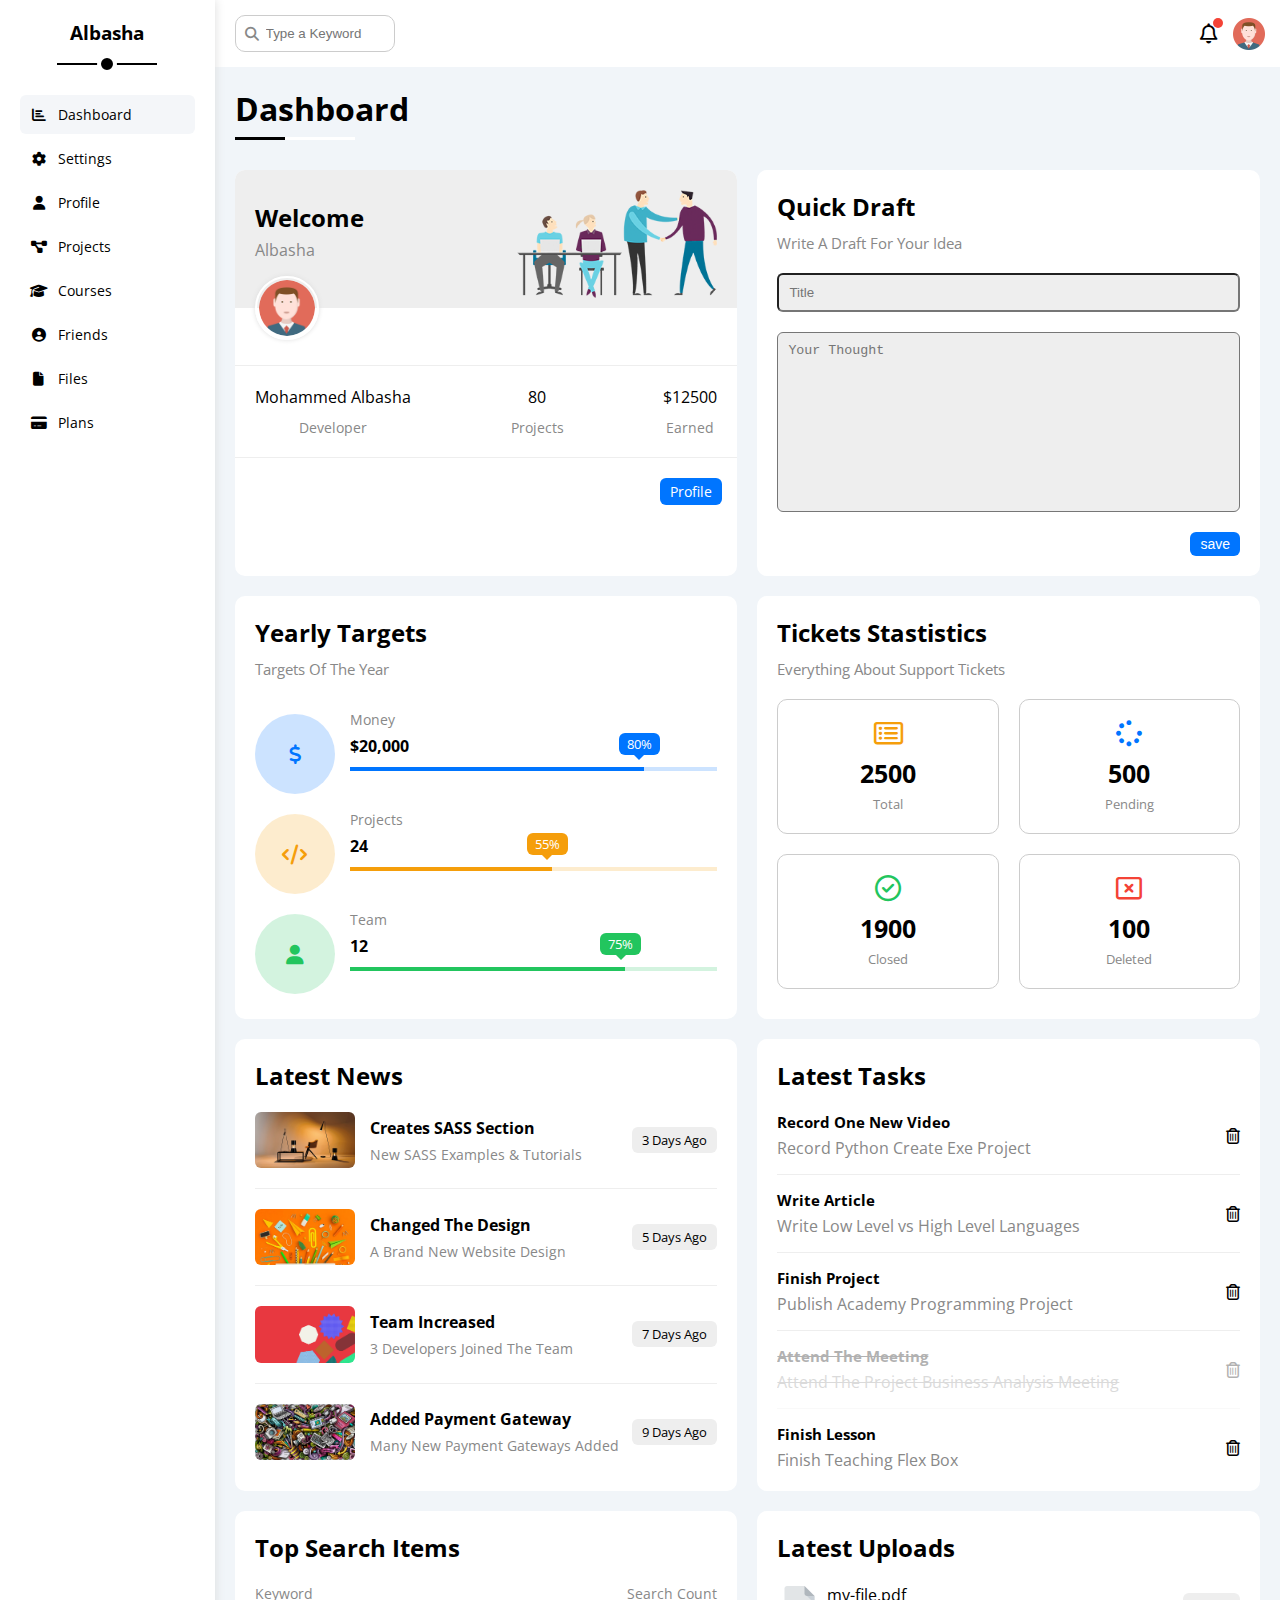
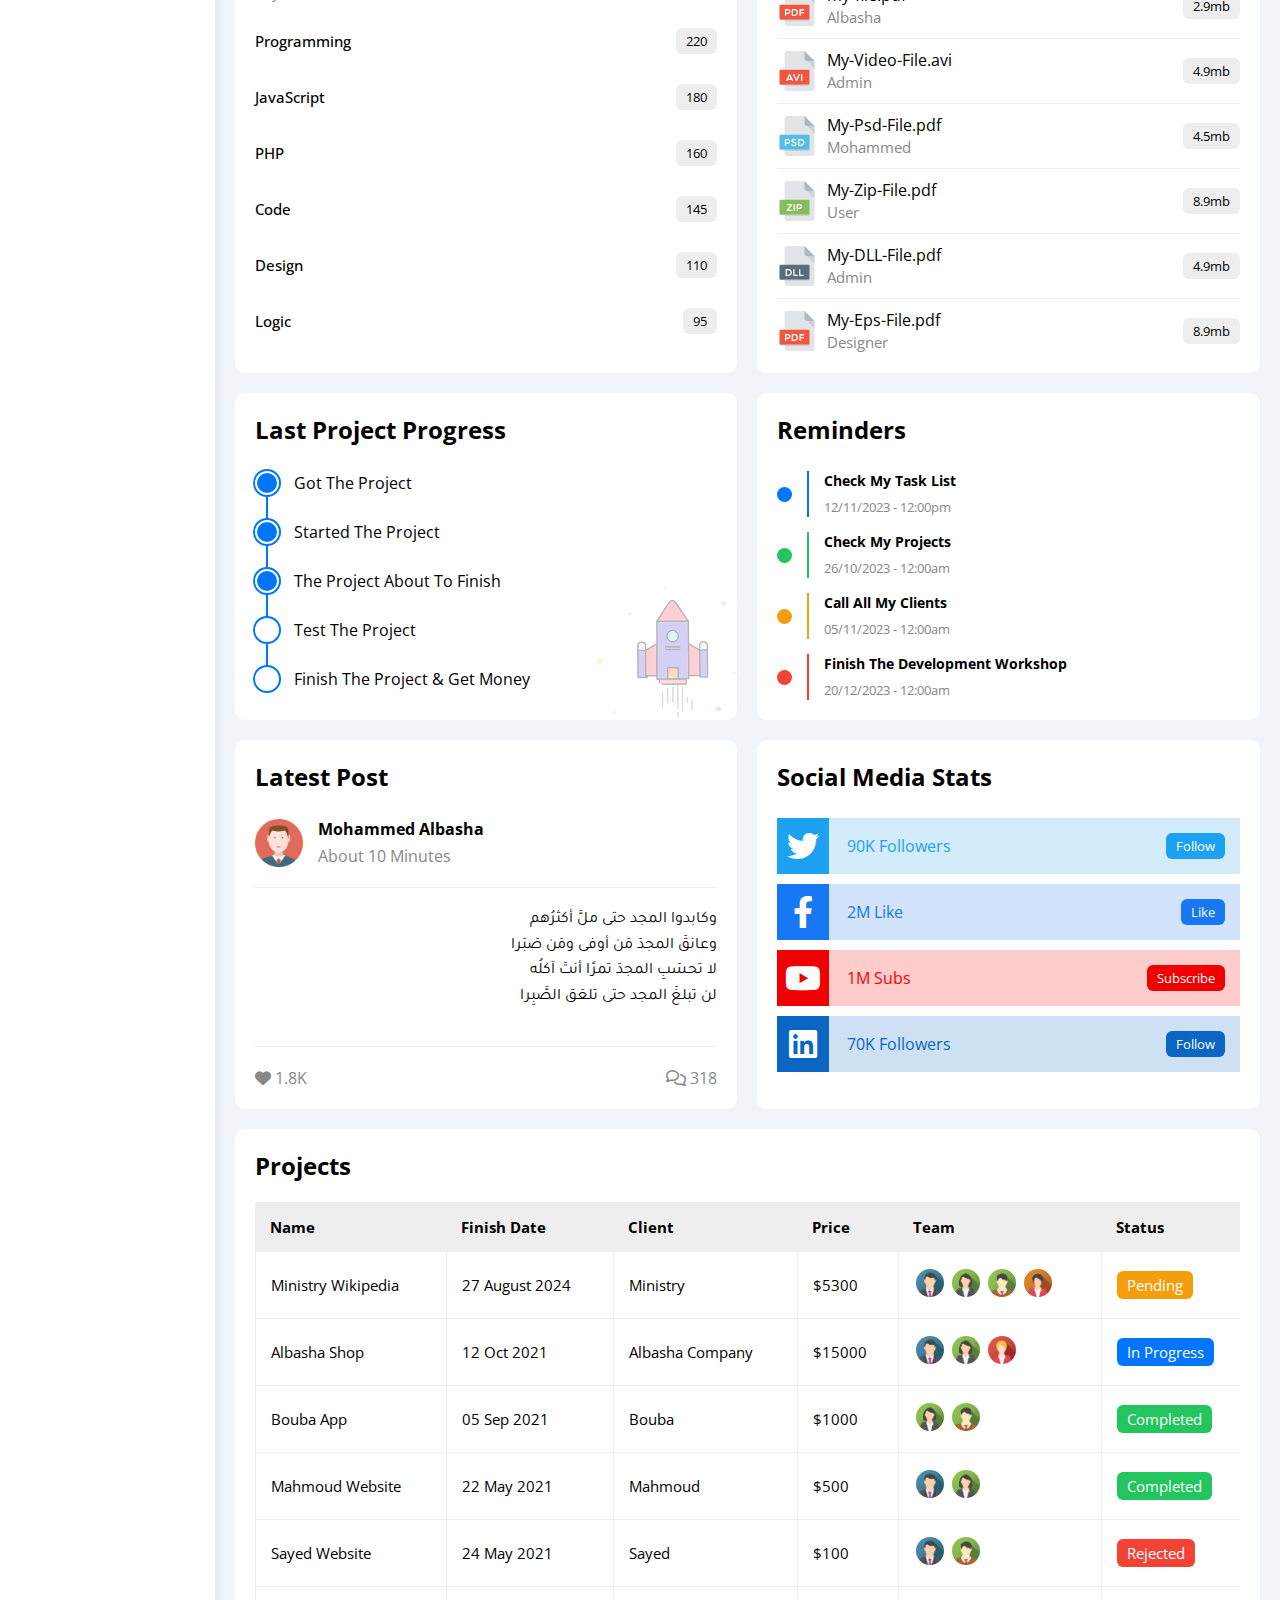
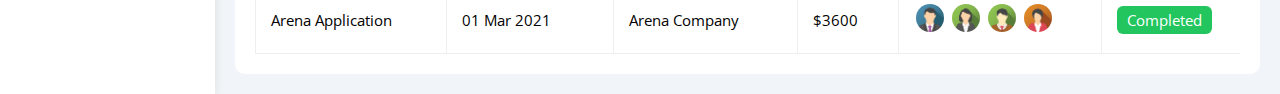
<file: index.html>
<!DOCTYPE html>
<html lang="en">

<head>
    <meta charset="UTF-8">
    <meta name="viewport" content="width=device-width, initial-scale=1.0">
    <title>Albasha Dashboard</title>
    <link rel="stylesheet" href="css/all.min.css">
    <link rel="stylesheet" href="css/framework.css">
    <link rel="stylesheet" href="css/master.css">
    <link rel="preconnect" href="https://fonts.googleapis.com">
    <link rel="preconnect" href="https://fonts.gstatic.com" crossorigin>
    <link href="https://fonts.googleapis.com/css2?family=Open+Sans:wght@300;400;500;600;700;800&display=swap"
        rel="stylesheet">
    <link rel="preconnect" href="https://fonts.googleapis.com">
    <link rel="preconnect" href="https://fonts.gstatic.com" crossorigin>
    <link href="https://fonts.googleapis.com/css2?family=Tajawal:wght@200;300;400;500&display=swap" rel="stylesheet">

</head>

<body>
    <div class="page d-flex">
        <aside class="sidebar bg-white p-20 p-relative">
            <h3 class="p-relative txt-c mt-0">Albasha</h3>
            <ul>
                <li>
                    <a class="active d-flex align-c fs-14 c-black rad-6 p-10" href="index.html">
                        <i class="fa-solid fa-chart-bar fa-fw"></i>
                        <span>Dashboard</span>
                    </a>
                </li>
                <li>
                    <a class=" d-flex align-c fs-14 c-black rad-6 p-10" href="settings.html">
                        <i class="fa-solid fa-gear fa-fw"></i>
                        <span>Settings</span>
                    </a>
                </li>
                <li>
                    <a class="d-flex align-c fs-14 c-black rad-6 p-10" href="profile.html">
                        <i class="fa-solid fa-user fa-fw"></i>
                        <span>Profile</span>
                    </a>
                </li>
                <li>
                    <a class="d-flex align-c fs-14 c-black rad-6 p-10" href="projects.html">
                        <i class="fa-solid fa-diagram-project fa-fw"></i>
                        <span>Projects</span>
                    </a>
                </li>
                <li>
                    <a class="d-flex align-c fs-14 c-black rad-6 p-10" href="courses.html">
                        <i class="fa-solid fa-graduation-cap fa-fw"></i>
                        <span>Courses</span>
                    </a>
                </li>
                <li>
                    <a class="d-flex align-c fs-14 c-black rad-6 p-10" href="friends.html">
                        <i class="fa-solid fa-circle-user fa-fw"></i>
                        <span>Friends</span>
                    </a>
                </li>
                <li>
                    <a class="d-flex align-c fs-14 c-black rad-6 p-10" href="files.html">
                        <i class="fa-solid fa-file fa-fw"></i>
                        <span>Files</span>
                    </a>
                </li>
                <li>
                    <a class="d-flex align-c fs-14 c-black rad-6 p-10" href="plans.html">
                        <i class="fa-solid fa-credit-card fa-fw"></i>
                        <span>Plans</span>
                    </a>
                </li>
            </ul>
        </aside>
        <section class="content w-full">
            <!-- Start Head -->
            <header class="head bg-white p-15 between-flex">
                <div class="search p-relative">
                    <input class="p-10 rad-10 b-ccc" type="search" placeholder="Type a Keyword">
                </div>
                <div class="icons d-flex align-c">
                    <span class="notification p-relative">
                        <li class="fa-regular fa-bell fa-lg albasha"></li>
                    </span>
                    <img src="image/avatar.png" alt="">
                </div>
            </header>
            <!-- End Head --> 
            <!-- Start Dashboard Wrapper -->
            <h1 class="p-relative">Dashboard</h1>
            <div class="wrapper d-grid gap-20">
                <!-- Start Welcome Widget -->
                <div class="welcome bg-white rad-10 txt-c-mobile block-mobile">
                    <div class="intro p-20 d-flex between-flex bg-eee">
                        <div class="">
                            <h2 class="m-0">Welcome</h2>
                            <p class="c-grey mt-5">Albasha</p>
                        </div>
                        <img src="image/welcome.png" alt="" class="hide-mobile">
                    </div>
                    <img src="image/avatar.png " alt="" class="avatar">
                    <div class="body txt-c d-flex p-20 mt-20 mb-20 block-mobile between-flex">
                        <div>Mohammed Albasha <span class="d-block c-grey fs-14 mt-10">Developer</span></div>
                        <div>80<span class="d-block c-grey fs-14 mt-10">Projects</span></div>
                        <div>$12500<span class="d-block c-grey fs-14 mt-10">Earned</span></div>
                    </div>
                    <a href="profile.html" class="visit d-block fs-14 bg-blue c-white w-fit btn-shape">Profile</a>
                </div>
                <!-- End Welcome Widget -->
                <!-- Start Quick Draft Widget -->
                <div class="quick-draft p-20 bg-white rad-10">
                    <h2 class="mt-0 mb-10">Quick Draft</h2>
                    <p class="mt-0 mb-20 c-grey fs-15">Write A Draft For Your Idea</p>
                    <form action="">
                        <input class="d-block mb-20 w-full p-10 bg-eee rad-6" type="text" placeholder="Title">
                        <textarea class="d-block mb-20 w-full p-10 bg-eee rad-6" placeholder="Your Thought"></textarea>
                        <input class="save d-block fs-14 bg-blue c-white b-none w-fit btn-shape" type="submit"
                            value="save">
                    </form>
                </div>
                <!-- End Quick Draft Widget -->
                <!-- Start Targets -->
                <div class="targets p-20 bg-white rad-10">
                    <h2 class="mt-0 mb-10">Yearly Targets</h2>
                    <p class="mt-0 mb-20 c-grey fs-15">Targets Of The Year</p>
                    <div class="target-row mb-20 blue d-flex align-c">
                        <div class="icon center-flex">
                            <i class="fa-solid fa-dollar-sign fa-lg c-blue"></i>
                        </div>
                        <div class="details">
                            <span class="fs-14 c-grey">Money</span>
                            <span class="d-block mt-5 mb-10 fw-bold">$20,000</span>
                            <div class="progress p-relative ">
                                <span class="bg-blue blue" style="width: 80%;">
                                    <span class="bg-blue c-white">80%</span>
                                </span>
                            </div>
                        </div>
                    </div>
                    <div class="target-row mb-20 orange d-flex align-c">
                        <div class="icon center-flex">
                            <i class="fa-solid fa-code fa-lg c-orange"></i>
                        </div>
                        <div class="details">
                            <span class="fs-14 c-grey">Projects</span>
                            <span class="d-block mt-5 mb-10 fw-bold">24</span>
                            <div class="progress p-relative ">
                                <span class="bg-orange orange" style="width: 55%;">
                                    <span class="bg-orange c-white">55%</span>
                                </span>
                            </div>
                        </div>
                    </div>
                    <div class="target-row mb-20 green d-flex align-c">
                        <div class="icon center-flex">
                            <i class="fa-solid fa-user fa-lg c-green"></i>
                        </div>
                        <div class="details">
                            <span class="fs-14 c-grey">Team</span>
                            <span class="d-block mt-5 mb-10 fw-bold">12</span>
                            <div class="progress p-relative ">
                                <span class="bg-green green" style="width: 75%;">
                                    <span class="bg-green c-white">75%</span>
                                </span>
                            </div>
                        </div>
                    </div>
                </div>
                <!-- End Targets -->
                <!-- Start Ticket Widget -->
                <div class="tickets p-20 bg-white rad-10">
                    <h2 class="mt-0 mb-10 ">Tickets Stastistics</h2>
                    <p class="mt-0 mb-20 c-grey fs-15">Everything About Support Tickets</p>
                    <div class="d-flex txt-c gap-20 f-wrap ">
                        <div class="box p-20 rad-10 fs-13 c-grey b-ccc">
                            <i class="fa-regular fa-rectangle-list fa-2x mb-10 c-orange"></i>
                            <span class="d-block c-black fw-bold fs-25 mb-5">2500</span>
                            Total
                        </div>
                        <div class="box p-20 rad-10 fs-13 c-grey b-ccc">
                            <i class="fa-solid fa-spinner fa-2x mb-10 c-blue"></i>
                            <span class="d-block c-black fw-bold fs-25 mb-5">500</span>
                            Pending
                        </div>
                        <div class="box p-20 rad-10 fs-13 c-grey b-ccc">
                            <i class="fa-regular fa-circle-check fa-2x mb-10 c-green"></i>
                            <span class="d-block c-black fw-bold fs-25 mb-5">1900</span>
                            Closed
                        </div>
                        <div class="box p-20 rad-10 fs-13 c-grey b-ccc">
                            <i class="fa-regular fa-rectangle-xmark fa-2x mb-10 c-red"></i>
                            <span class="d-block c-black fw-bold fs-25 mb-5">100</span>
                            Deleted
                        </div>
                    </div>
                </div>
                <!-- End Ticket Widget -->
                <!-- Start Latest News -->
                <div class="latest-news p-20 bg-white rad-10 txt-c-mobile">
                    <h2 class="mt-0 mb-20">Latest News</h2>
                    <div class="news-row d-flex align-c mb-20 block-mobile">
                        <img src="image/news-01.png" alt="">
                        <div class="info">
                            <h3>Creates SASS Section</h3>
                            <p class="m-0 fs-14 c-grey">New SASS Examples & Tutorials</p>
                        </div>
                        <div class="btn-shape bg-eee fs-13 label">3 Days Ago</div>
                    </div>
                    <div class="news-row d-flex align-c mb-20 block-mobile">
                        <img src="image/news-02.png" alt="">
                        <div class="info">
                            <h3>Changed The Design</h3>
                            <p class="m-0 fs-14 c-grey">A Brand New Website Design</p>
                        </div>
                        <div class="btn-shape bg-eee fs-13 label">5 Days Ago</div>
                    </div>
                    <div class="news-row d-flex align-c mb-20 block-mobile">
                        <img src="image/news-03.png" alt="">
                        <div class="info">
                            <h3>Team Increased</h3>
                            <p class="m-0 fs-14 c-grey">3 Developers Joined The Team</p>
                        </div>
                        <div class="btn-shape bg-eee fs-13 label">7 Days Ago</div>
                    </div>
                    <div class="news-row d-flex align-c block-mobile">
                        <img src="image/news-04.png" alt="">
                        <div class="info">
                            <h3>Added Payment Gateway</h3>
                            <p class="m-0 fs-14 c-grey">Many New Payment Gateways Added</p>
                        </div>
                        <div class="btn-shape bg-eee fs-13 label">9 Days Ago</div>
                    </div>

                </div>
                <!-- End Latest News -->
                <!-- Start Tasks  -->
                <div class="tasks p-20 bg-white rad-10">
                    <h2 class="mt-0 mb-20">Latest Tasks</h2>
                    <div class="task-row between-flex">
                        <div class="info">
                            <h3 class="mt-0 mb-5 fs-15">Record One New Video</h3>
                            <p class="m-0 c-grey">Record Python Create Exe Project</p>
                        </div>
                        <i class="fa-regular fa-trash-can delete"></i>
                    </div>
                    <div class="task-row between-flex">
                        <div class="info">
                            <h3 class="mt-0 mb-5 fs-15">Write Article</h3>
                            <p class="m-0 c-grey">Write Low Level vs High Level Languages</p>
                        </div>
                        <i class="fa-regular fa-trash-can delete"></i>
                    </div>
                    <div class="task-row between-flex">
                        <div class="info">
                            <h3 class="mt-0 mb-5 fs-15">Finish Project</h3>
                            <p class="m-0 c-grey">Publish Academy Programming Project</p>
                        </div>
                        <i class="fa-regular fa-trash-can delete"></i>
                    </div>
                    <div class="task-row between-flex done">
                        <div class="info">
                            <h3 class="mt-0 mb-5 fs-15">Attend The Meeting</h3>
                            <p class="m-0 c-grey">Attend The Project Business Analysis Meeting</p>
                        </div>
                        <i class="fa-regular fa-trash-can delete"></i>
                    </div>
                    <div class="task-row between-flex">
                        <div class="info">
                            <h3 class="mt-0 mb-5 fs-15">Finish Lesson</h3>
                            <p class="m-0 c-grey">Finish Teaching Flex Box</p>
                        </div>
                        <i class="fa-regular fa-trash-can delete"></i>
                    </div>
                </div>
                <!-- End Tasks  -->
                <!-- Start Top Search Word -->
                <div class="search-items p-20 bg-white rad-10">
                    <h2 class="mt-0 mb-20">Top Search Items</h2>
                    <div class="items-head between-flex c-grey fs-14 mb-10 ">
                        <div>Keyword</div>
                        <div>Search Count</div>
                    </div>
                    <div class="between-flex pt-15 pb-15">
                        <div class="fs-15 fw-500">Programming</div>
                        <div class="btn-shape bg-eee fs-13">220</div>
                    </div>
                    <div class="between-flex pt-15 pb-15">
                        <div class="fs-15 fw-500">JavaScript</div>
                        <div class="btn-shape bg-eee fs-13">180</div>
                    </div>
                    <div class="between-flex pt-15 pb-15">
                        <div class="fs-15 fw-500">PHP</div>
                        <div class="btn-shape bg-eee fs-13">160</div>
                    </div>
                    <div class="between-flex pt-15 pb-15">
                        <div class="fs-15 fw-500">Code</div>
                        <div class="btn-shape bg-eee fs-13">145</div>
                    </div>
                    <div class="between-flex pt-15 pb-15">
                        <div class="fs-15 fw-500">Design</div>
                        <div class="btn-shape bg-eee fs-13">110</div>
                    </div>
                    <div class="between-flex pt-15 pb-15">
                        <div class="fs-15 fw-500">Logic</div>
                        <div class="btn-shape bg-eee fs-13">95</div>
                    </div>
                </div>
                <!-- End Top Search Word -->
                <!-- Start Latest Upload -->
                <div class="latest-uploads p-20 bg-white rad-10">
                    <h2 class="mt-0 mb-20">Latest Uploads</h2>
                    <ul class="m-0 ">
                        <li class="between-flex pb-10 mb-10">
                            <div class="d-flex align-c">
                                <img class="mr-10" src="image/pdf.svg" alt="">
                                <div>
                                    <span class="d-block">my-file.pdf</span>
                                    <span class="fs-15 c-grey">Albasha</span>
                                </div>
                            </div>
                            <div class="bg-eee btn-shape fs-13">2.9mb</div>
                        </li>
                        <li class="between-flex pb-10 mb-10">
                            <div class="d-flex align-c">
                                <img class="mr-10" src="image/avi.svg" alt="" />
                                <div>
                                    <span class="d-block">My-Video-File.avi</span>
                                    <span class="fs-15 c-grey">Admin</span>
                                </div>
                            </div>
                            <div class="bg-eee btn-shape fs-13">4.9mb</div>
                        </li>
                        <li class="between-flex pb-10 mb-10">
                            <div class="d-flex align-c">
                                <img class="mr-10" src="image/psd.svg" alt="" />
                                <div>
                                    <span class="d-block">My-Psd-File.pdf</span>
                                    <span class="fs-15 c-grey">Mohammed</span>
                                </div>
                            </div>
                            <div class="bg-eee btn-shape fs-13">4.5mb</div>
                        </li>
                        <li class="between-flex pb-10 mb-10">
                            <div class="d-flex align-c">
                                <img class="mr-10" src="image/zip.svg" alt="" />
                                <div>
                                    <span class="d-block">My-Zip-File.pdf</span>
                                    <span class="fs-15 c-grey">User</span>
                                </div>
                            </div>
                            <div class="bg-eee btn-shape fs-13">8.9mb</div>
                        </li>
                        <li class="between-flex pb-10 mb-10">
                            <div class="d-flex align-c">
                                <img class="mr-10" src="image/dll.svg" alt="" />
                                <div>
                                    <span class="d-block">My-DLL-File.pdf</span>
                                    <span class="fs-15 c-grey">Admin</span>
                                </div>
                            </div>
                            <div class="bg-eee btn-shape fs-13">4.9mb</div>
                        </li>
                        <li class="between-flex">
                            <div class="d-flex align-c">
                                <img class="mr-10" src="image/pdf.svg" alt="" />
                                <div>
                                    <span class="d-block">My-Eps-File.pdf</span>
                                    <span class="fs-15 c-grey">Designer</span>
                                </div>
                            </div>
                            <div class="bg-eee btn-shape fs-13">8.9mb</div>
                        </li>

                    </ul>
                </div>
                <!-- End Latest Upload -->
                <!-- Start Current Project -->
                <div class="last-project p-20 bg-white rad-10 p-relative">
                    <h2 class="mt-0 mb-20">Last Project Progress</h2>
                    <ul class="m-0 p-relative">
                        <li class="mt-25 d-flex align-c done">Got The Project</li>
                        <li class="mt-25 d-flex align-c done">Started The Project</li>
                        <li class="mt-25 d-flex align-c done">The Project About To Finish</li>
                        <li class="mt-25 d-flex align-c current">Test The Project</li>
                        <li class="mt-25 d-flex align-c">Finish The Project & Get Money</li>
                    </ul>
                    <img class="launch-icon hide-mobile" src="image/project.png">
                </div>
                <!-- End Current Project -->
                <!-- Start Reminder Widget -->
                <div class="reminders p-20 bg-white rad-10 p-relative">
                    <h2 class="mt-0 mb-25">Reminders</h2>
                    <ul class="m-0">
                        <li class="d-flex align-c mt-15">
                            <span class="key bg-blue mr-15 d-block rad-h"></span>
                            <div class="pl-15 blue">
                                <p class="fs-14 fw-bold mt-0 mb-5">Check My Task List</p>
                                <span class="fs-13 c-grey">12/11/2023 - 12:00pm</span>
                            </div>
                        </li>
                        <li class="d-flex align-c mt-15">
                            <span class="key bg-green mr-15 d-block rad-h"></span>
                            <div class="pl-15 green">
                                <p class="fs-14 fw-bold mt-0 mb-5">Check My Projects</p>
                                <span class="fs-13 c-grey">26/10/2023 - 12:00am</span>
                            </div>
                        </li>
                        <li class="d-flex align-c mt-15">
                            <span class="key bg-orange mr-15 d-block rad-h"></span>
                            <div class="pl-15 orange">
                                <p class="fs-14 fw-bold mt-0 mb-5">Call All My Clients</p>
                                <span class="fs-13 c-grey">05/11/2023 - 12:00am</span>
                            </div>
                        </li>
                        <li class="d-flex align-c mt-15">
                            <span class="key bg-red mr-15 d-block rad-h"></span>
                            <div class="pl-15 red">
                                <p class="fs-14 fw-bold mt-0 mb-5">Finish The Development Workshop</p>
                                <span class="fs-13 c-grey">20/12/2023 - 12:00am</span>
                            </div>
                        </li>
                    </ul>
                </div>
                <!-- End Reminder Widget --> 
                <!-- Start Latest Post -->
                <div class="latest-post p-20 bg-white rad-10 p-relative">
                    <h2 class="mt-0 mb-25">Latest Post</h2>
                    <div class="top d-flex align-c">
                        <img class="avatar mr-15" src="image/avatar.png" alt="">
                        <div class="info">
                            <span class="d-block mb-5 fw-bold">Mohammed Albasha</span>
                            <span class="c-grey">About 10 Minutes</span>
                        </div>
                    </div>
                    <div class="post-content txt-c-mobile pt-20 pb-20 mt-20 mb-20">وكابدوا المجد حتى ملَّ أكثرُهم
                        <br>وعانقَ المجدَ مَن أوفى ومَن صَبَرا
                        <br>لا تحسَبِ المجدَ تمرًا أنتَ آكلُه
                        <br>لن تبلغَ المجد حتى تلعَق الصَّبِرا
                    </div> 
                    <div class="post-stats between-flex c-grey">
                        <div> 
                            <i class="fa-solid fa-heart heart"></i>
                            <span>1.8K</span>
                        </div> 
                        <div>
                            <i class="fa-regular fa-comments"></i>
                            <span>318</span>
                        </div> 
                    </div>
                </div> 
                <!-- End Latest Post -->
                <!-- Start Social Media Stats -->
                <div class="social-media p-20 bg-white rad-10 p-relative">
                    <h2 class="mt-0 mb-25">Social Media Stats</h2>
                    <div class="box twitter p-15 p-relative mb-10 between-flex">
                        <i class="fa-brands fa-twitter fa-2x c-white h-full center-flex"></i>
                        <span>90K Followers</span> 
                        <a class="fs-13 c-white btn-shape" href="">Follow</a>
                    </div> 
                    <div class="box facebook p-15 p-relative mb-10 between-flex">
                        <i class="fa-brands fa-facebook-f fa-2x c-white h-full center-flex"></i>
                        <span>2M Like</span>
                        <a class="fs-13 c-white btn-shape" href="#">Like</a>
                    </div>
                        <div class="box youtube p-15 p-relative mb-10 between-flex">
                        <i class="fa-brands fa-youtube fa-2x c-white h-full center-flex"></i>
                        <span>1M Subs</span>
                        <a class="fs-13 c-white btn-shape" href="#">Subscribe</a>
                    </div>
                    <div class="box linkedin p-15 p-relative mb-10 between-flex">
                        <i class="fa-brands fa-linkedin fa-2x c-white h-full center-flex"></i>
                        <span>70K Followers</span>
                        <a class="fs-13 c-white btn-shape" href="#">Follow</a>
                    </div>
                </div>
                <!-- End Social Media Stats -->
            </div> 
            <!-- End Dashboard Wrapper --> 
            <!-- Start Projects Table -->
            <div class="projects p-20 bg-white rad-10 m-20">
                <h2 class="mt-0 mb-20">Projects</h2>
                <div class="responsive-table">
                    <table class="fs-15 w-full">
                        <thead>
                            <tr>
                                <td>Name</td>
                                <td>Finish Date</td>
                                <td>Client</td>
                                <td>Price</td>
                                <td>Team</td>
                                <td>Status</td>
                            </tr>
                        </thead> 
                        <tbody>
                            <tr>
                                <td>Ministry Wikipedia</td>
                                <td>27 August 2024</td>
                                <td>Ministry</td>
                                <td>$5300</td>
                                <td>
                                    <img src="image/team-01.png" alt="">
                                    <img src="image/team-02.png" alt="">
                                    <img src="image/team-03.png" alt="">
                                    <img src="image/team-04.png" alt="">
                                </td>
                                <td>
                                    <span class="label btn-shape bg-orange c-white">Pending</span>
                                </td>
                            </tr> 
                            <tr>
                                <td>Albasha Shop</td>
                                <td>12 Oct 2021</td>
                                <td>Albasha Company</td>
                                <td>$15000</td>
                                <td>
                                  <img src="image/team-01.png" alt="" />
                                  <img src="image/team-02.png" alt="" />
                                  <img src="image/team-05.png" alt="" />
                                </td>
                                <td><span class="label btn-shape bg-blue c-white">In Progress</span></td>
                              </tr>
                              <tr>
                                <td>Bouba App</td>
                                <td>05 Sep 2021</td>
                                <td>Bouba</td>
                                <td>$1000</td>
                                <td>
                                  <img src="image/team-02.png" alt="" />
                                  <img src="image/team-03.png" alt="" />
                                </td>
                                <td><span class="label btn-shape bg-green c-white">Completed</span></td>
                              </tr>
                              <tr>
                                <td>Mahmoud Website</td>
                                <td>22 May 2021</td>
                                <td>Mahmoud</td>
                                <td>$500</td>
                                <td>
                                  <img src="image/team-01.png" alt="" />
                                  <img src="image/team-02.png" alt="" />
                                </td>
                                <td><span class="label btn-shape bg-green c-white">Completed</span></td>
                              </tr>
                              <tr>
                                <td>Sayed Website</td>
                                <td>24 May 2021</td>
                                <td>Sayed</td>
                                <td>$100</td>
                                <td>
                                  <img src="image/team-01.png" alt="" />
                                  <img src="image/team-03.png" alt="" />
                                </td>
                                <td><span class="label btn-shape bg-red c-white">Rejected</span></td>
                              </tr>
                              <tr>
                                <td>Arena Application</td>
                                <td>01 Mar 2021</td>
                                <td>Arena Company</td>
                                <td>$3600</td>
                                <td>
                                  <img src="image/team-01.png" alt="" />
                                  <img src="image/team-02.png" alt="" />
                                  <img src="image/team-03.png" alt="" />
                                  <img src="image/team-04.png" alt="" />
                                </td>
                                <td><span class="label btn-shape bg-green c-white">Completed</span></td>
                              </tr>
                        </tbody>
                    </table>
                </div>
            </div>
            <!-- End Projects Table -->

        </section>
    </div>

</body>

</html>
</file>
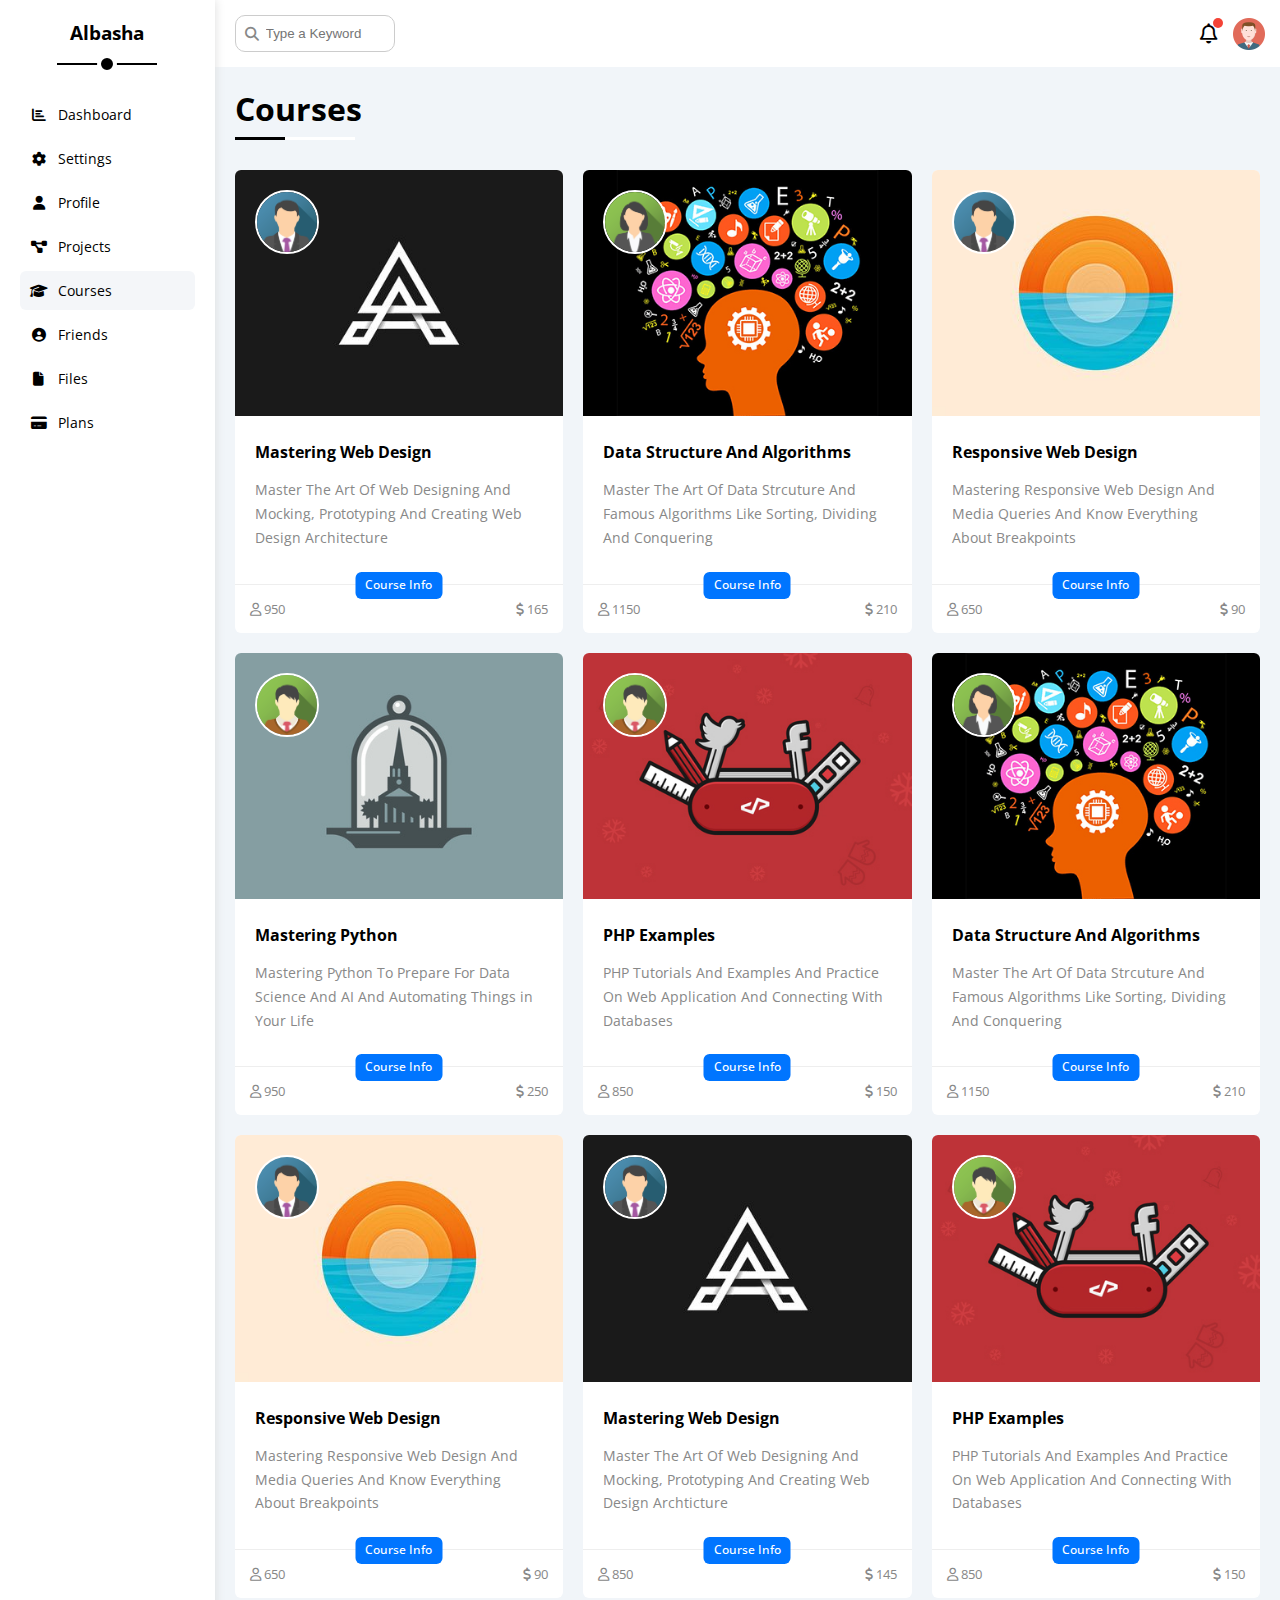
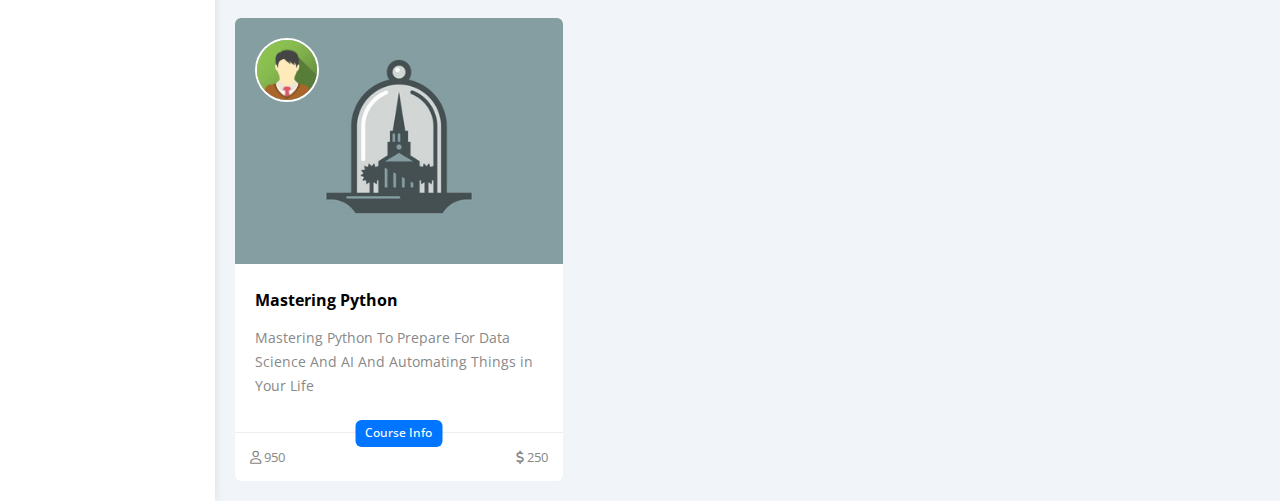
<file: courses.html>
<!DOCTYPE html>
<html lang="en">

<head>
  <meta charset="UTF-8">
  <meta name="viewport" content="width=device-width, initial-scale=1.0">
  <title>Courses</title>
  <link rel="stylesheet" href="css/all.min.css">
  <link rel="stylesheet" href="css/framework.css">
  <link rel="stylesheet" href="css/master.css">
  <link rel="preconnect" href="https://fonts.googleapis.com">
  <link rel="preconnect" href="https://fonts.gstatic.com" crossorigin>
  <link href="https://fonts.googleapis.com/css2?family=Open+Sans:wght@300;400;500;600;700;800&display=swap"
    rel="stylesheet">
  <link rel="preconnect" href="https://fonts.googleapis.com">
  <link rel="preconnect" href="https://fonts.gstatic.com" crossorigin>
  <link href="https://fonts.googleapis.com/css2?family=Tajawal:wght@200;300;400;500&display=swap" rel="stylesheet">

</head>

<body>
  <div class="page d-flex">
    <aside class="sidebar bg-white p-20 p-relative">
      <h3 class="p-relative txt-c mt-0">Albasha</h3>
      <ul>
        <li>
          <a class="d-flex align-c fs-14 c-black rad-6 p-10" href="index.html">
            <i class="fa-solid fa-chart-bar fa-fw"></i>
            <span>Dashboard</span>
          </a>
        </li>
        <li>
          <a class=" d-flex align-c fs-14 c-black rad-6 p-10" href="settings.html">
            <i class="fa-solid fa-gear fa-fw"></i>
            <span>Settings</span>
          </a>
        </li>
        <li>
          <a class="d-flex align-c fs-14 c-black rad-6 p-10" href="profile.html">
            <i class="fa-solid fa-user fa-fw"></i>
            <span>Profile</span>
          </a>
        </li>
        <li>
          <a class="d-flex align-c fs-14 c-black rad-6 p-10" href="projects.html">
            <i class="fa-solid fa-diagram-project fa-fw"></i>
            <span>Projects</span>
          </a>
        </li>
        <li>
          <a class="active d-flex align-c fs-14 c-black rad-6 p-10" href="courses.html">
            <i class="fa-solid fa-graduation-cap fa-fw"></i>
            <span>Courses</span>
          </a>
        </li>
        <li>
          <a class="d-flex align-c fs-14 c-black rad-6 p-10" href="friends.html">
            <i class="fa-solid fa-circle-user fa-fw"></i>
            <span>Friends</span>
          </a>
        </li>
        <li>
          <a class="d-flex align-c fs-14 c-black rad-6 p-10" href="files.html">
            <i class="fa-solid fa-file fa-fw"></i>
            <span>Files</span>
          </a>
        </li>
        <li>
          <a class="d-flex align-c fs-14 c-black rad-6 p-10" href="plans.html">
            <i class="fa-solid fa-credit-card fa-fw"></i>
            <span>Plans</span>
          </a>
        </li>
      </ul>
    </aside>
    <section class="content w-full">
      <!-- Start Head -->
      <header class="head bg-white p-15 between-flex">
        <div class="search p-relative">
          <input class="p-10 rad-10 b-ccc" type="search" placeholder="Type a Keyword">
        </div>
        <div class="icons d-flex align-c">
          <span class="notification p-relative">
            <li class="fa-regular fa-bell fa-lg albasha"></li>
          </span>
          <img src="image/avatar.png" alt="">
        </div>
      </header>
      <!-- End Head -->
      <h1 class="p-relative">Courses</h1>
      <section class="courses-page d-grid m-20 gap-20">
        <div class="course bg-white rad-6 p-relative">
          <img class="cover" src="image/course-01.jpg" alt="" />
          <img class="instructor" src="image/team-01.png" alt="" />
          <div class="p-20">
            <h4 class="m-0">Mastering Web Design</h4>
            <p class="description c-grey mt-15 fs-14">
              Master The Art Of Web Designing And Mocking, Prototyping And Creating Web Design Architecture
            </p>
          </div>
          <div class="info p-15 p-relative between-flex">
            <span class="title bg-blue c-white btn-shape">Course Info</span>
            <span class="c-grey">
              <i class="fa-regular fa-user"></i>
              950
            </span>
            <span class="c-grey">
              <i class="fa-solid fa-dollar-sign"></i>
              165
            </span>
          </div>
        </div>
        <div class="course bg-white rad-6 p-relative">
          <img class="cover" src="image/course-02.jpg" alt="" />
          <img class="instructor" src="image/team-02.png" alt="" />
          <div class="p-20">
            <h4 class="m-0">Data Structure And Algorithms</h4>
            <p class="description c-grey mt-15 fs-14">
              Master The Art Of Data Strcuture And Famous Algorithms Like Sorting, Dividing And Conquering
            </p>
          </div>
          <div class="info p-15 p-relative between-flex">
            <span class="title bg-blue c-white btn-shape">Course Info</span>
            <span class="c-grey"> <i class="fa-regular fa-user"></i> 1150</span>
            <span class="c-grey"><i class="fa-solid fa-dollar-sign"></i> 210</span>
          </div>
        </div>
        <div class="course bg-white rad-6 p-relative">
          <img class="cover" src="image/course-03.jpg" alt="" />
          <img class="instructor" src="image/team-01.png" alt="" />
          <div class="p-20">
            <h4 class="m-0">Responsive Web Design</h4>
            <p class="description c-grey mt-15 fs-14">
              Mastering Responsive Web Design And Media Queries And Know Everything About Breakpoints
            </p>
          </div>
          <div class="info p-15 p-relative between-flex">
            <span class="title bg-blue c-white btn-shape">Course Info</span>
            <span class="c-grey"> <i class="fa-regular fa-user"></i> 650</span>
            <span class="c-grey"><i class="fa-solid fa-dollar-sign"></i> 90</span>
          </div>
        </div>
        <div class="course bg-white rad-6 p-relative">
          <img class="cover" src="image/course-04.jpg" alt="" />
          <img class="instructor" src="image/team-03.png" alt="" />
          <div class="p-20">
            <h4 class="m-0">Mastering Python</h4>
            <p class="description c-grey mt-15 fs-14">
              Mastering Python To Prepare For Data Science And AI And Automating Things in Your Life
            </p>
          </div>
          <div class="info p-15 p-relative between-flex">
            <span class="title bg-blue c-white btn-shape">Course Info</span>
            <span class="c-grey"> <i class="fa-regular fa-user"></i> 950</span>
            <span class="c-grey"><i class="fa-solid fa-dollar-sign"></i> 250</span>
          </div>
        </div>
        <div class="course bg-white rad-6 p-relative">
          <img class="cover" src="image/course-05.jpg" alt="" />
          <img class="instructor" src="image/team-03.png" alt="" />
          <div class="p-20">
            <h4 class="m-0">PHP Examples</h4>
            <p class="description c-grey mt-15 fs-14">
              PHP Tutorials And Examples And Practice On Web Application And Connecting With Databases
            </p>
          </div>
          <div class="info p-15 p-relative between-flex">
            <span class="title bg-blue c-white btn-shape">Course Info</span>
            <span class="c-grey"> <i class="fa-regular fa-user"></i> 850</span>
            <span class="c-grey"><i class="fa-solid fa-dollar-sign"></i> 150</span>
          </div>
        </div>
        <div class="course bg-white rad-6 p-relative">
          <img class="cover" src="image/course-02.jpg" alt="" />
          <img class="instructor" src="image/team-02.png" alt="" />
          <div class="p-20">
            <h4 class="m-0">Data Structure And Algorithms</h4>
            <p class="description c-grey mt-15 fs-14">
              Master The Art Of Data Strcuture And Famous Algorithms Like Sorting, Dividing And Conquering
            </p>
          </div>
          <div class="info p-15 p-relative between-flex">
            <span class="title bg-blue c-white btn-shape">Course Info</span>
            <span class="c-grey"> <i class="fa-regular fa-user"></i> 1150</span>
            <span class="c-grey"><i class="fa-solid fa-dollar-sign"></i> 210</span>
          </div>
        </div>
        <div class="course bg-white rad-6 p-relative">
          <img class="cover" src="image/course-03.jpg" alt="" />
          <img class="instructor" src="image/team-01.png" alt="" />
          <div class="p-20">
            <h4 class="m-0">Responsive Web Design</h4>
            <p class="description c-grey mt-15 fs-14">
              Mastering Responsive Web Design And Media Queries And Know Everything About Breakpoints
            </p>
          </div>
          <div class="info p-15 p-relative between-flex">
            <span class="title bg-blue c-white btn-shape">Course Info</span>
            <span class="c-grey"> <i class="fa-regular fa-user"></i> 650</span>
            <span class="c-grey"><i class="fa-solid fa-dollar-sign"></i> 90</span>
          </div>
        </div>
        <div class="course bg-white rad-6 p-relative">
          <img class="cover" src="image/course-01.jpg" alt="" />
          <img class="instructor" src="image/team-01.png" alt="" />
          <div class="p-20">
            <h4 class="m-0">Mastering Web Design</h4>
            <p class="description c-grey mt-15 fs-14">
              Master The Art Of Web Designing And Mocking, Prototyping And Creating Web Design Archticture
            </p>
          </div>
          <div class="info p-15 p-relative between-flex">
            <span class="title bg-blue c-white btn-shape">Course Info</span>
            <span class="c-grey"> <i class="fa-regular fa-user"></i> 850</span>
            <span class="c-grey"><i class="fa-solid fa-dollar-sign"></i> 145</span>
          </div>
        </div>
        <div class="course bg-white rad-6 p-relative">
          <img class="cover" src="image/course-05.jpg" alt="" />
          <img class="instructor" src="image/team-03.png" alt="" />
          <div class="p-20">
            <h4 class="m-0">PHP Examples</h4>
            <p class="description c-grey mt-15 fs-14">
              PHP Tutorials And Examples And Practice On Web Application And Connecting With Databases
            </p>
          </div>
          <div class="info p-15 p-relative between-flex">
            <span class="title bg-blue c-white btn-shape">Course Info</span>
            <span class="c-grey"> <i class="fa-regular fa-user"></i> 850</span>
            <span class="c-grey"><i class="fa-solid fa-dollar-sign"></i> 150</span>
          </div>
        </div>
        <div class="course bg-white rad-6 p-relative">
          <img class="cover" src="image/course-04.jpg" alt="" />
          <img class="instructor" src="image/team-03.png" alt="" />
          <div class="p-20">
            <h4 class="m-0">Mastering Python</h4>
            <p class="description c-grey mt-15 fs-14">
              Mastering Python To Prepare For Data Science And AI And Automating Things in Your Life
            </p>
          </div>
          <div class="info p-15 p-relative between-flex">
            <span class="title bg-blue c-white btn-shape">Course Info</span>
            <span class="c-grey"> <i class="fa-regular fa-user"></i> 950</span>
            <span class="c-grey"><i class="fa-solid fa-dollar-sign"></i> 250</span>
          </div>
        </div>
      </section>

    </section>
  </div>

</body>

</html>
</file>
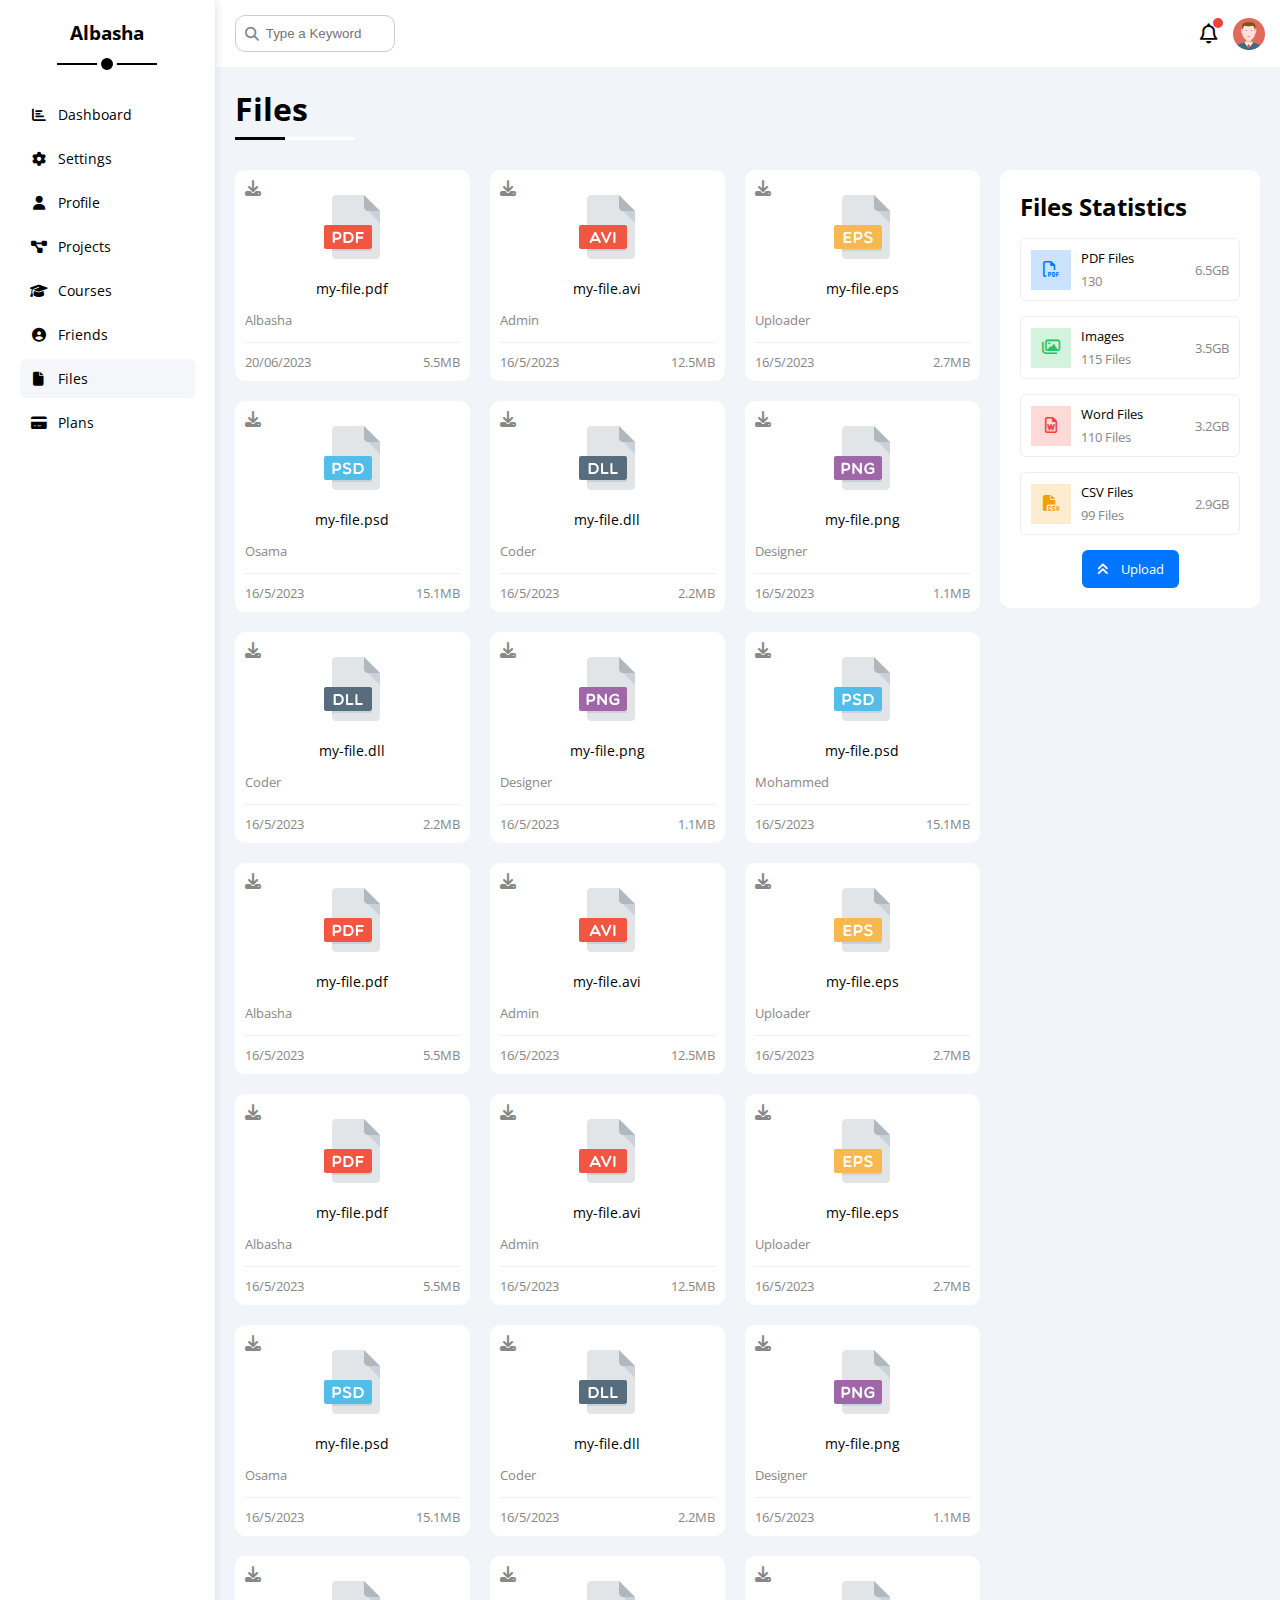
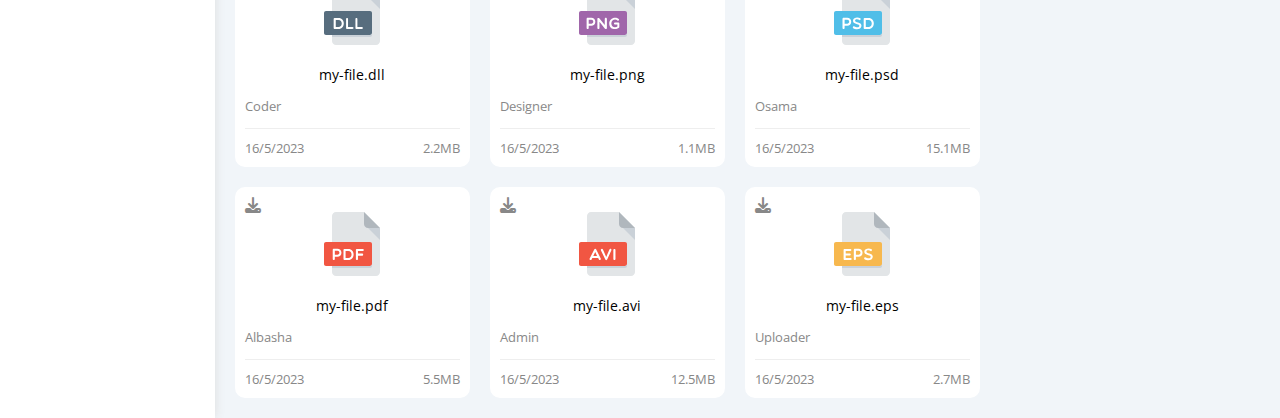
<file: files.html>
<!DOCTYPE html>
<html lang="en">

<head>
    <meta charset="UTF-8">
    <meta name="viewport" content="width=device-width, initial-scale=1.0">
    <title>Files</title>
    <link rel="stylesheet" href="css/all.min.css">
    <link rel="stylesheet" href="css/framework.css">
    <link rel="stylesheet" href="css/master.css">
    <link rel="preconnect" href="https://fonts.googleapis.com">
    <link rel="preconnect" href="https://fonts.gstatic.com" crossorigin>
    <link href="https://fonts.googleapis.com/css2?family=Open+Sans:wght@300;400;500;600;700;800&display=swap"
        rel="stylesheet">
    <link rel="preconnect" href="https://fonts.googleapis.com">
    <link rel="preconnect" href="https://fonts.gstatic.com" crossorigin>
    <link href="https://fonts.googleapis.com/css2?family=Tajawal:wght@200;300;400;500&display=swap" rel="stylesheet">

</head>

<body>
    <div class="page d-flex">
        <aside class="sidebar bg-white p-20 p-relative">
            <h3 class="p-relative txt-c mt-0">Albasha</h3>
            <ul>
                <li>
                    <a class="d-flex align-c fs-14 c-black rad-6 p-10" href="index.html">
                        <i class="fa-solid fa-chart-bar fa-fw"></i>
                        <span>Dashboard</span>
                    </a>
                </li>
                <li>
                    <a class=" d-flex align-c fs-14 c-black rad-6 p-10" href="settings.html">
                        <i class="fa-solid fa-gear fa-fw"></i>
                        <span>Settings</span>
                    </a>
                </li>
                <li>
                    <a class="d-flex align-c fs-14 c-black rad-6 p-10" href="profile.html">
                        <i class="fa-solid fa-user fa-fw"></i>
                        <span>Profile</span>
                    </a>
                </li>
                <li>
                    <a class="d-flex align-c fs-14 c-black rad-6 p-10" href="projects.html">
                        <i class="fa-solid fa-diagram-project fa-fw"></i>
                        <span>Projects</span>
                    </a>
                </li>
                <li>
                    <a class="d-flex align-c fs-14 c-black rad-6 p-10" href="courses.html">
                        <i class="fa-solid fa-graduation-cap fa-fw"></i>
                        <span>Courses</span>
                    </a>
                </li>
                <li>
                    <a class="d-flex align-c fs-14 c-black rad-6 p-10" href="friends.html">
                        <i class="fa-solid fa-circle-user fa-fw"></i>
                        <span>Friends</span>
                    </a>
                </li>
                <li>
                    <a class="active d-flex align-c fs-14 c-black rad-6 p-10" href="files.html">
                        <i class="fa-solid fa-file fa-fw"></i>
                        <span>Files</span>
                    </a>
                </li>
                <li>
                    <a class="d-flex align-c fs-14 c-black rad-6 p-10" href="plans.html">
                        <i class="fa-solid fa-credit-card fa-fw"></i>
                        <span>Plans</span>
                    </a>
                </li>
            </ul>
        </aside>
        <section class="content w-full">
            <!-- Start Head -->
            <header class="head bg-white p-15 between-flex">
                <div class="search p-relative">
                    <input class="p-10 rad-10 b-ccc" type="search" placeholder="Type a Keyword">
                </div>
                <div class="icons d-flex align-c">
                    <span class="notification p-relative">
                        <li class="fa-regular fa-bell fa-lg albasha"></li>
                    </span>
                    <img src="image/avatar.png" alt="">
                </div>
            </header>
            <!-- End Head -->
            <h1 class="p-relative">Files</h1>
            <section class="files-page d-flex m-20 gap-20">
                <div class="files-stats p-20 bg-white rad-10">
                    <h2 class="mt-0 mb-15 txt-c-mobile">Files Statistics</h2>
                    <div class="d-flex align-c b-eee p-10 rad-6 mb-15 fs-13">
                        <i class="fa-regular fa-file-pdf fa-lg blue center-flex c-blue icon"></i>
                        <div class="info">
                            <span>PDF Files</span>
                            <span class="c-grey d-block mt-5">130</span>
                        </div>
                        <div class="size c-grey">6.5GB</div>
                    </div>
                    <div class="d-flex align-c b-eee p-10 rad-6 mb-15 fs-13">
                        <i class="fa-regular fa-images fa-lg green center-flex c-green icon"></i>
                        <div class="info">
                            <span>Images</span>
                            <span class="c-grey d-block mt-5">115 Files</span>
                        </div>
                        <div class="size c-grey">3.5GB</div>
                    </div>
                    <div class="d-flex align-c b-eee p-10 rad-6 mb-15 fs-13">
                        <i class="fa-regular fa-file-word fa-lg red center-flex c-red icon"></i>
                        <div class="info">
                            <span>Word Files</span>
                            <span class="c-grey d-block mt-5">110 Files</span>
                        </div>
                        <div class="size c-grey">3.2GB</div>
                    </div>
                    <div class="d-flex align-c b-eee p-10 rad-6 fs-13">
                        <i class="fa-solid fa-file-csv fa-lg orange center-flex c-orange icon"></i>
                        <div class="info">
                            <span>CSV Files</span>
                            <span class="c-grey d-block mt-5">99 Files</span>
                        </div>
                        <div class="size c-grey">2.9GB</div>
                    </div>
                    <a class="upload bg-blue c-white fs-13 rad-6 d-block w-fit" href="#">
                        <i class="fa-solid fa-angles-up mr-10"></i>
                        Upload
                    </a>
                </div>
                <div class="files-content d-grid gap-20">
                    <div class="file bg-white p-10 rad-10">
                        <i class="fa-solid fa-download c-grey p-absolute"></i>
                        <div class="icon txt-c">
                            <img class="mt-15 mb-15" src="image/pdf.svg" alt="" />
                        </div>
                        <div class="txt-c mb-10 fs-14">my-file.pdf</div>
                        <p class="c-grey fs-13">Albasha</p>
                        <div class="info between-flex mt-10 pt-10 fs-13 c-grey">
                            <span>20/06/2023</span>
                            <span>5.5MB</span>
                        </div>
                    </div>
                    <div class="file bg-white p-10 rad-10">
                        <i class="fa-solid fa-download c-grey p-absolute"></i>
                        <div class="icon txt-c">
                            <img class="mt-15 mb-15" src="image/avi.svg" alt="" />
                        </div>
                        <div class="txt-c mb-10 fs-14">my-file.avi</div>
                        <p class="c-grey fs-13">Admin</p>
                        <div class="info between-flex mt-10 pt-10 fs-13 c-grey">
                            <span>16/5/2023</span>
                            <span>12.5MB</span>
                        </div>
                    </div>
                    <div class="file bg-white p-10 rad-10">
                        <i class="fa-solid fa-download c-grey p-absolute"></i>
                        <div class="icon txt-c">
                            <img class="mt-15 mb-15" src="image/eps.svg" alt="" />
                        </div>
                        <div class="txt-c mb-10 fs-14">my-file.eps</div>
                        <p class="c-grey fs-13">Uploader</p>
                        <div class="info between-flex mt-10 pt-10 fs-13 c-grey">
                            <span>16/5/2023</span>
                            <span>2.7MB</span>
                        </div>
                    </div>
                    <div class="file bg-white p-10 rad-10">
                        <i class="fa-solid fa-download c-grey p-absolute"></i>
                        <div class="icon txt-c">
                            <img class="mt-15 mb-15" src="image/psd.svg" alt="" />
                        </div>
                        <div class="txt-c mb-10 fs-14">my-file.psd</div>
                        <p class="c-grey fs-13">Osama</p>
                        <div class="info between-flex mt-10 pt-10 fs-13 c-grey">
                            <span>16/5/2023</span>
                            <span>15.1MB</span>
                        </div>
                    </div>
                    <div class="file bg-white p-10 rad-10">
                        <i class="fa-solid fa-download c-grey p-absolute"></i>
                        <div class="icon txt-c">
                            <img class="mt-15 mb-15" src="image/dll.svg" alt="" />
                        </div>
                        <div class="txt-c mb-10 fs-14">my-file.dll</div>
                        <p class="c-grey fs-13">Coder</p>
                        <div class="info between-flex mt-10 pt-10 fs-13 c-grey">
                            <span>16/5/2023</span>
                            <span>2.2MB</span>
                        </div>
                    </div>
                    <div class="file bg-white p-10 rad-10">
                        <i class="fa-solid fa-download c-grey p-absolute"></i>
                        <div class="icon txt-c">
                            <img class="mt-15 mb-15" src="image/png.svg" alt="" />
                        </div>
                        <div class="txt-c mb-10 fs-14">my-file.png</div>
                        <p class="c-grey fs-13">Designer</p>
                        <div class="info between-flex mt-10 pt-10 fs-13 c-grey">
                            <span>16/5/2023</span>
                            <span>1.1MB</span>
                        </div>
                    </div>
                    <div class="file bg-white p-10 rad-10">
                        <i class="fa-solid fa-download c-grey p-absolute"></i>
                        <div class="icon txt-c">
                            <img class="mt-15 mb-15" src="image/dll.svg" alt="" />
                        </div>
                        <div class="txt-c mb-10 fs-14">my-file.dll</div>
                        <p class="c-grey fs-13">Coder</p>
                        <div class="info between-flex mt-10 pt-10 fs-13 c-grey">
                            <span>16/5/2023</span>
                            <span>2.2MB</span>
                        </div>
                    </div>
                    <div class="file bg-white p-10 rad-10">
                        <i class="fa-solid fa-download c-grey p-absolute"></i>
                        <div class="icon txt-c">
                            <img class="mt-15 mb-15" src="image/png.svg" alt="" />
                        </div>
                        <div class="txt-c mb-10 fs-14">my-file.png</div>
                        <p class="c-grey fs-13">Designer</p>
                        <div class="info between-flex mt-10 pt-10 fs-13 c-grey">
                            <span>16/5/2023</span>
                            <span>1.1MB</span>
                        </div>
                    </div>
                    <div class="file bg-white p-10 rad-10">
                        <i class="fa-solid fa-download c-grey p-absolute"></i>
                        <div class="icon txt-c">
                            <img class="mt-15 mb-15" src="image/psd.svg" alt="" />
                        </div>
                        <div class="txt-c mb-10 fs-14">my-file.psd</div>
                        <p class="c-grey fs-13">Mohammed</p>
                        <div class="info between-flex mt-10 pt-10 fs-13 c-grey">
                            <span>16/5/2023</span>
                            <span>15.1MB</span>
                        </div>
                    </div>
                    <div class="file bg-white p-10 rad-10">
                        <i class="fa-solid fa-download c-grey p-absolute"></i>
                        <div class="icon txt-c">
                            <img class="mt-15 mb-15" src="image/pdf.svg" alt="" />
                        </div>
                        <div class="txt-c mb-10 fs-14">my-file.pdf</div>
                        <p class="c-grey fs-13">Albasha</p>
                        <div class="info between-flex mt-10 pt-10 fs-13 c-grey">
                            <span>16/5/2023</span>
                            <span>5.5MB</span>
                        </div>
                    </div>
                    <div class="file bg-white p-10 rad-10">
                        <i class="fa-solid fa-download c-grey p-absolute"></i>
                        <div class="icon txt-c">
                            <img class="mt-15 mb-15" src="image/avi.svg" alt="" />
                        </div>
                        <div class="txt-c mb-10 fs-14">my-file.avi</div>
                        <p class="c-grey fs-13">Admin</p>
                        <div class="info between-flex mt-10 pt-10 fs-13 c-grey">
                            <span>16/5/2023</span>
                            <span>12.5MB</span>
                        </div>
                    </div>
                    <div class="file bg-white p-10 rad-10">
                        <i class="fa-solid fa-download c-grey p-absolute"></i>
                        <div class="icon txt-c">
                            <img class="mt-15 mb-15" src="image/eps.svg" alt="" />
                        </div>
                        <div class="txt-c mb-10 fs-14">my-file.eps</div>
                        <p class="c-grey fs-13">Uploader</p>
                        <div class="info between-flex mt-10 pt-10 fs-13 c-grey">
                            <span>16/5/2023</span>
                            <span>2.7MB</span>
                        </div>
                    </div>
                    <div class="file bg-white p-10 rad-10">
                        <i class="fa-solid fa-download c-grey p-absolute"></i>
                        <div class="icon txt-c">
                            <img class="mt-15 mb-15" src="image/pdf.svg" alt="" />
                        </div>
                        <div class="txt-c mb-10 fs-14">my-file.pdf</div>
                        <p class="c-grey fs-13">Albasha</p>
                        <div class="info between-flex mt-10 pt-10 fs-13 c-grey">
                            <span>16/5/2023</span>
                            <span>5.5MB</span>
                        </div>
                    </div>
                    <div class="file bg-white p-10 rad-10">
                        <i class="fa-solid fa-download c-grey p-absolute"></i>
                        <div class="icon txt-c">
                            <img class="mt-15 mb-15" src="image/avi.svg" alt="" />
                        </div>
                        <div class="txt-c mb-10 fs-14">my-file.avi</div>
                        <p class="c-grey fs-13">Admin</p>
                        <div class="info between-flex mt-10 pt-10 fs-13 c-grey">
                            <span>16/5/2023</span>
                            <span>12.5MB</span>
                        </div>
                    </div>
                    <div class="file bg-white p-10 rad-10">
                        <i class="fa-solid fa-download c-grey p-absolute"></i>
                        <div class="icon txt-c">
                            <img class="mt-15 mb-15" src="image/eps.svg" alt="" />
                        </div>
                        <div class="txt-c mb-10 fs-14">my-file.eps</div>
                        <p class="c-grey fs-13">Uploader</p>
                        <div class="info between-flex mt-10 pt-10 fs-13 c-grey">
                            <span>16/5/2023</span>
                            <span>2.7MB</span>
                        </div>
                    </div>
                    <div class="file bg-white p-10 rad-10">
                        <i class="fa-solid fa-download c-grey p-absolute"></i>
                        <div class="icon txt-c">
                            <img class="mt-15 mb-15" src="image/psd.svg" alt="" />
                        </div>
                        <div class="txt-c mb-10 fs-14">my-file.psd</div>
                        <p class="c-grey fs-13">Osama</p>
                        <div class="info between-flex mt-10 pt-10 fs-13 c-grey">
                            <span>16/5/2023</span>
                            <span>15.1MB</span>
                        </div>
                    </div>
                    <div class="file bg-white p-10 rad-10">
                        <i class="fa-solid fa-download c-grey p-absolute"></i>
                        <div class="icon txt-c">
                            <img class="mt-15 mb-15" src="image/dll.svg" alt="" />
                        </div>
                        <div class="txt-c mb-10 fs-14">my-file.dll</div>
                        <p class="c-grey fs-13">Coder</p>
                        <div class="info between-flex mt-10 pt-10 fs-13 c-grey">
                            <span>16/5/2023</span>
                            <span>2.2MB</span>
                        </div>
                    </div>
                    <div class="file bg-white p-10 rad-10">
                        <i class="fa-solid fa-download c-grey p-absolute"></i>
                        <div class="icon txt-c">
                            <img class="mt-15 mb-15" src="image/png.svg" alt="" />
                        </div>
                        <div class="txt-c mb-10 fs-14">my-file.png</div>
                        <p class="c-grey fs-13">Designer</p>
                        <div class="info between-flex mt-10 pt-10 fs-13 c-grey">
                            <span>16/5/2023</span>
                            <span>1.1MB</span>
                        </div>
                    </div>
                    <div class="file bg-white p-10 rad-10">
                        <i class="fa-solid fa-download c-grey p-absolute"></i>
                        <div class="icon txt-c">
                            <img class="mt-15 mb-15" src="image/dll.svg" alt="" />
                        </div>
                        <div class="txt-c mb-10 fs-14">my-file.dll</div>
                        <p class="c-grey fs-13">Coder</p>
                        <div class="info between-flex mt-10 pt-10 fs-13 c-grey">
                            <span>16/5/2023</span>
                            <span>2.2MB</span>
                        </div>
                    </div>
                    <div class="file bg-white p-10 rad-10">
                        <i class="fa-solid fa-download c-grey p-absolute"></i>
                        <div class="icon txt-c">
                            <img class="mt-15 mb-15" src="image/png.svg" alt="" />
                        </div>
                        <div class="txt-c mb-10 fs-14">my-file.png</div>
                        <p class="c-grey fs-13">Designer</p>
                        <div class="info between-flex mt-10 pt-10 fs-13 c-grey">
                            <span>16/5/2023</span>
                            <span>1.1MB</span>
                        </div>
                    </div>
                    <div class="file bg-white p-10 rad-10">
                        <i class="fa-solid fa-download c-grey p-absolute"></i>
                        <div class="icon txt-c">
                            <img class="mt-15 mb-15" src="image/psd.svg" alt="" />
                        </div>
                        <div class="txt-c mb-10 fs-14">my-file.psd</div>
                        <p class="c-grey fs-13">Osama</p>
                        <div class="info between-flex mt-10 pt-10 fs-13 c-grey">
                            <span>16/5/2023</span>
                            <span>15.1MB</span>
                        </div>
                    </div>
                    <div class="file bg-white p-10 rad-10">
                        <i class="fa-solid fa-download c-grey p-absolute"></i>
                        <div class="icon txt-c">
                            <img class="mt-15 mb-15" src="image/pdf.svg" alt="" />
                        </div>
                        <div class="txt-c mb-10 fs-14">my-file.pdf</div>
                        <p class="c-grey fs-13">Albasha</p>
                        <div class="info between-flex mt-10 pt-10 fs-13 c-grey">
                            <span>16/5/2023</span>
                            <span>5.5MB</span>
                        </div>
                    </div>
                    <div class="file bg-white p-10 rad-10">
                        <i class="fa-solid fa-download c-grey p-absolute"></i>
                        <div class="icon txt-c">
                            <img class="mt-15 mb-15" src="image/avi.svg" alt="" />
                        </div>
                        <div class="txt-c mb-10 fs-14">my-file.avi</div>
                        <p class="c-grey fs-13">Admin</p>
                        <div class="info between-flex mt-10 pt-10 fs-13 c-grey">
                            <span>16/5/2023</span>
                            <span>12.5MB</span>
                        </div>
                    </div>
                    <div class="file bg-white p-10 rad-10">
                        <i class="fa-solid fa-download c-grey p-absolute"></i>
                        <div class="icon txt-c">
                            <img class="mt-15 mb-15" src="image/eps.svg" alt="" />
                        </div>
                        <div class="txt-c mb-10 fs-14">my-file.eps</div>
                        <p class="c-grey fs-13">Uploader</p>
                        <div class="info between-flex mt-10 pt-10 fs-13 c-grey">
                            <span>16/5/2023</span>
                            <span>2.7MB</span>
                        </div>
                    </div>
                </div>
            </section>

        </section>
    </div>

</body>

</html>
</file>
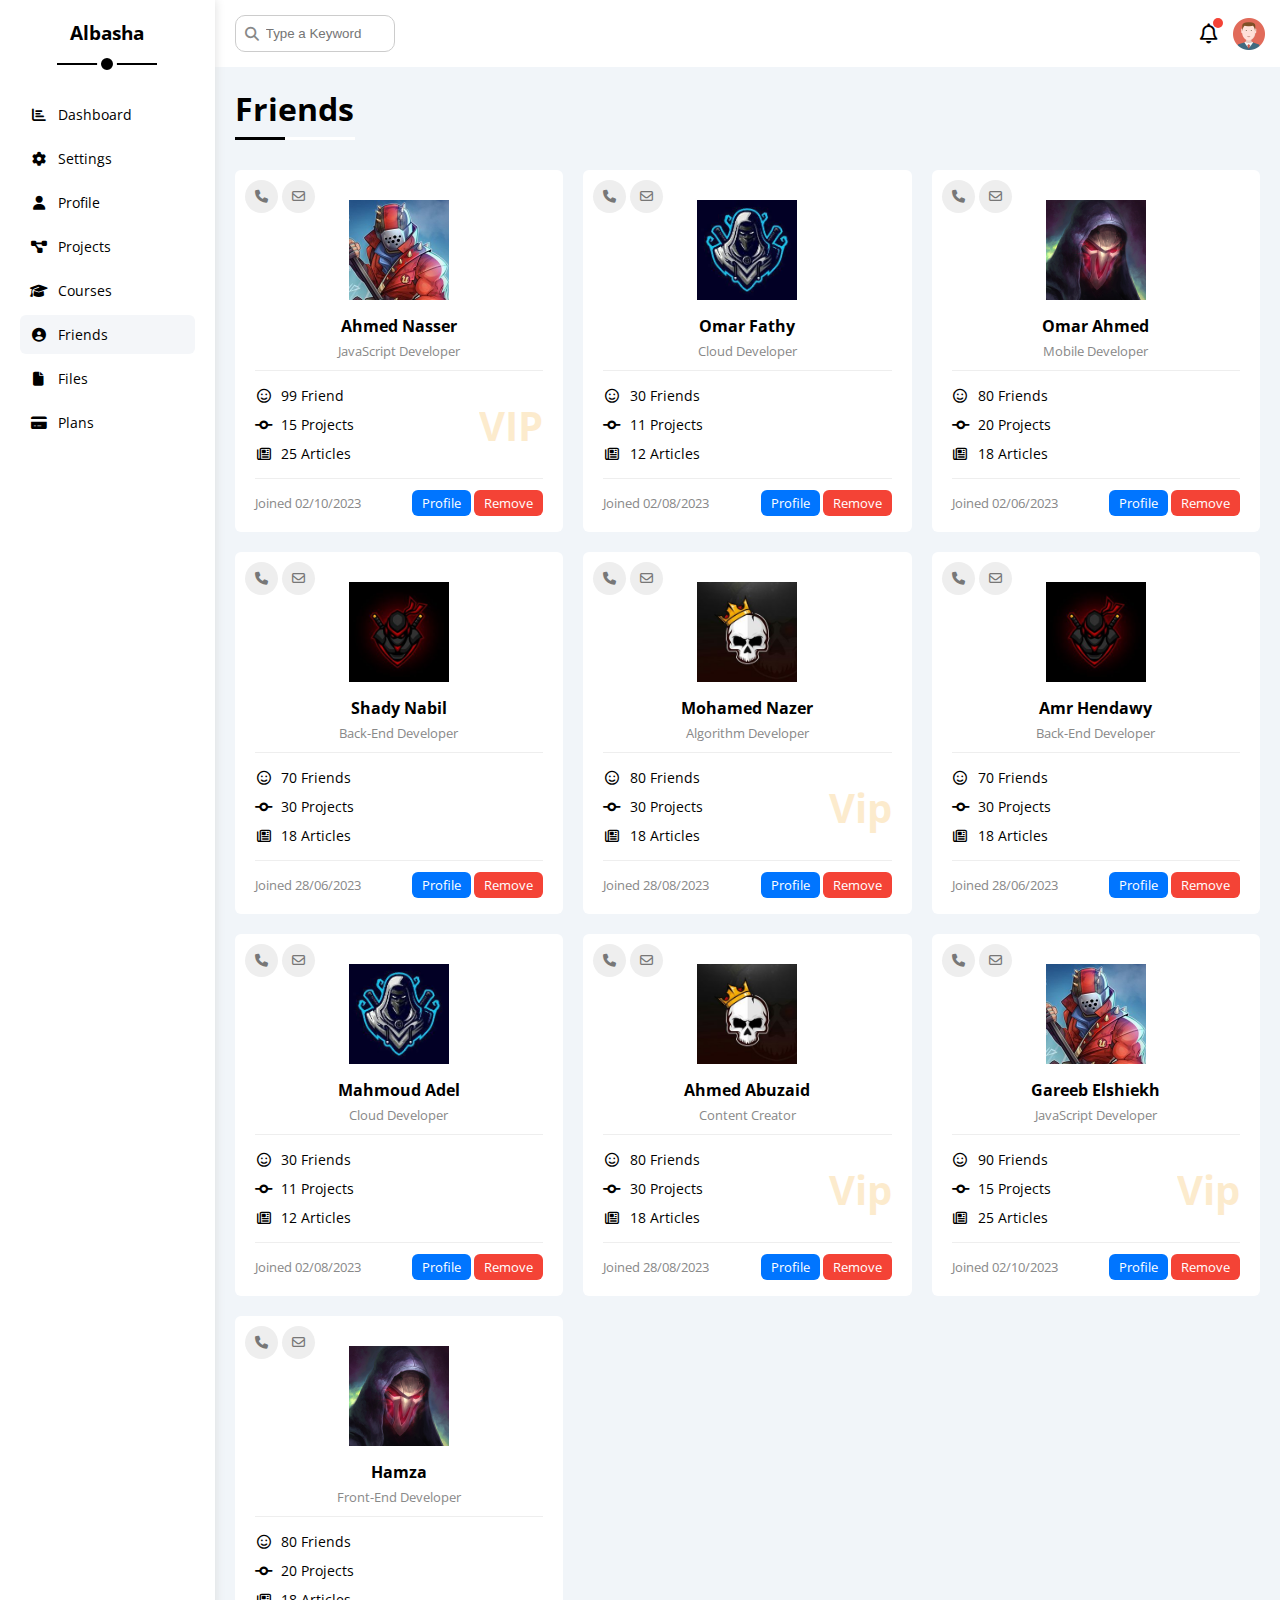
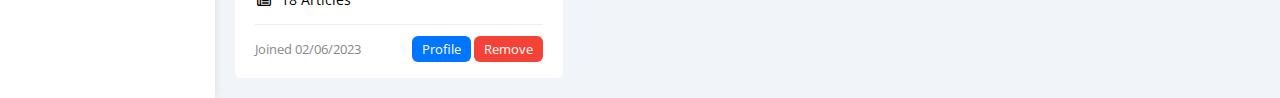
<file: friends.html>
<!DOCTYPE html>
<html lang="en">

<head>
  <meta charset="UTF-8">
  <meta name="viewport" content="width=device-width, initial-scale=1.0">
  <title>Friends</title>
  <link rel="stylesheet" href="css/all.min.css">
  <link rel="stylesheet" href="css/framework.css">
  <link rel="stylesheet" href="css/master.css">
  <link rel="preconnect" href="https://fonts.googleapis.com">
  <link rel="preconnect" href="https://fonts.gstatic.com" crossorigin>
  <link href="https://fonts.googleapis.com/css2?family=Open+Sans:wght@300;400;500;600;700;800&display=swap"
    rel="stylesheet">
  <link rel="preconnect" href="https://fonts.googleapis.com">
  <link rel="preconnect" href="https://fonts.gstatic.com" crossorigin>
  <link href="https://fonts.googleapis.com/css2?family=Tajawal:wght@200;300;400;500&display=swap" rel="stylesheet">

</head>

<body>
  <div class="page d-flex">
    <aside class="sidebar bg-white p-20 p-relative">
      <h3 class="p-relative txt-c mt-0">Albasha</h3>
      <ul>
        <li>
          <a class="d-flex align-c fs-14 c-black rad-6 p-10" href="index.html">
            <i class="fa-solid fa-chart-bar fa-fw"></i>
            <span>Dashboard</span>
          </a>
        </li>
        <li>
          <a class=" d-flex align-c fs-14 c-black rad-6 p-10" href="settings.html">
            <i class="fa-solid fa-gear fa-fw"></i>
            <span>Settings</span>
          </a>
        </li>
        <li>
          <a class="d-flex align-c fs-14 c-black rad-6 p-10" href="profile.html">
            <i class="fa-solid fa-user fa-fw"></i>
            <span>Profile</span>
          </a>
        </li>
        <li>
          <a class="d-flex align-c fs-14 c-black rad-6 p-10" href="projects.html">
            <i class="fa-solid fa-diagram-project fa-fw"></i>
            <span>Projects</span>
          </a>
        </li>
        <li>
          <a class="d-flex align-c fs-14 c-black rad-6 p-10" href="courses.html">
            <i class="fa-solid fa-graduation-cap fa-fw"></i>
            <span>Courses</span>
          </a>
        </li>
        <li>
          <a class="active d-flex align-c fs-14 c-black rad-6 p-10" href="friends.html">
            <i class="fa-solid fa-circle-user fa-fw"></i>
            <span>Friends</span>
          </a>
        </li>
        <li>
          <a class="d-flex align-c fs-14 c-black rad-6 p-10" href="files.html">
            <i class="fa-solid fa-file fa-fw"></i>
            <span>Files</span>
          </a>
        </li>
        <li>
          <a class="d-flex align-c fs-14 c-black rad-6 p-10" href="plans.html">
            <i class="fa-solid fa-credit-card fa-fw"></i>
            <span>Plans</span>
          </a>
        </li>
      </ul>
    </aside>
    <section class="content w-full">
      <!-- Start Head -->
      <header class="head bg-white p-15 between-flex">
        <div class="search p-relative">
          <input class="p-10 rad-10 b-ccc" type="search" placeholder="Type a Keyword">
        </div>
        <div class="icons d-flex align-c">
          <span class="notification p-relative">
            <li class="fa-regular fa-bell fa-lg albasha"></li>
          </span>
          <img src="image/avatar.png" alt="">
        </div>
      </header>
      <!-- End Head -->
      <h1 class="p-relative">Friends</h1>
      <section class="friends-page d-grid m-20 gap-20">
        <div class="friend bg-white rad-6 p-20 p-relative">
          <div class="contact">
            <i class="fa-solid fa-phone"></i>
            <i class="fa-regular fa-envelope"></i>
          </div>
          <div class="txt-c">
            <img class="image mt-10 mb-10 w-100 h-100" src="image/friend-01.jpg" alt="" />
            <h4 class="m-0">Ahmed Nasser</h4>
            <p class="c-grey fs-13 mt-5 mb-0">JavaScript Developer</p>
          </div>
          <div class="icons fs-14 p-relative">
            <div class="mb-10">
              <i class="fa-regular fa-face-smile fa-fw"></i>
              <span>99 Friend</span>
            </div>
            <div class="mb-10">
              <i class="fa-solid fa-code-commit fa-fw"></i>
              <span>15 Projects</span>
            </div>
            <div>
              <i class="fa-regular fa-newspaper fa-fw"></i>
              <span>25 Articles</span>
            </div>
            <span class="vip fw-bold c-orange">VIP</span>
          </div>
          <div class="info between-flex fs-13">
            <span class="c-grey">Joined 02/10/2023</span>
            <div>
              <a class="bg-blue c-white btn-shape" href="profile.html">Profile</a>
              <a class="bg-red c-white btn-shape" href="#">Remove</a>
            </div>
          </div>
        </div>
        <div class="friend bg-white rad-6 p-20 p-relative">
          <div class="contact">
            <i class="fa-solid fa-phone"></i>
            <i class="fa-regular fa-envelope"></i>
          </div>
          <div class="txt-c">
            <img class="image mt-10 mb-10 w-100 h-100" src="image/friend-02.jpg" alt="" />
            <h4 class="m-0">Omar Fathy</h4>
            <p class="c-grey fs-13 mt-5 mb-0">Cloud Developer</p>
          </div>
          <div class="icons fs-14 p-relative">
            <div class="mb-10">
              <i class="fa-regular fa-face-smile fa-fw"></i>
              <span>30 Friends</span>
            </div>
            <div class="mb-10">
              <i class="fa-solid fa-code-commit fa-fw"></i>
              <span>11 Projects</span>
            </div>
            <div>
              <i class="fa-regular fa-newspaper fa-fw"></i>
              <span>12 Articles</span>
            </div>
          </div>
          <div class="info between-flex fs-13">
            <span class="c-grey">Joined 02/08/2023</span>
            <div>
              <a class="bg-blue c-white btn-shape" href="profile.html">Profile</a>
              <a class="bg-red c-white btn-shape" href="">Remove</a>
            </div>
          </div>
        </div>
        <div class="friend bg-white rad-6 p-20 p-relative">
          <div class="contact">
            <i class="fa-solid fa-phone"></i>
            <i class="fa-regular fa-envelope"></i>
          </div>
          <div class="txt-c">
            <img class="image mt-10 mb-10 w-100 h-100" src="image/friend-03.jpg" alt="" />
            <h4 class="m-0">Omar Ahmed</h4>
            <p class="c-grey fs-13 mt-5 mb-0">Mobile Developer</p>
          </div>
          <div class="icons fs-14 p-relative">
            <div class="mb-10">
              <i class="fa-regular fa-face-smile fa-fw"></i>
              <span>80 Friends</span>
            </div>
            <div class="mb-10">
              <i class="fa-solid fa-code-commit fa-fw"></i>
              <span>20 Projects</span>
            </div>
            <div>
              <i class="fa-regular fa-newspaper fa-fw"></i>
              <span>18 Articles</span>
            </div>
          </div>
          <div class="info between-flex fs-13">
            <span class="c-grey">Joined 02/06/2023</span>
            <div>
              <a class="bg-blue c-white btn-shape" href="profile.html">Profile</a>
              <a class="bg-red c-white btn-shape" href="">Remove</a>
            </div>
          </div>
        </div>
        <div class="friend bg-white rad-6 p-20 p-relative">
          <div class="contact">
            <i class="fa-solid fa-phone"></i>
            <i class="fa-regular fa-envelope"></i>
          </div>
          <div class="txt-c">
            <img class="image mt-10 mb-10 w-100 h-100" src="image/friend-04.jpg" alt="" />
            <h4 class="m-0">Shady Nabil</h4>
            <p class="c-grey fs-13 mt-5 mb-0">Back-End Developer</p>
          </div>
          <div class="icons fs-14 p-relative">
            <div class="mb-10">
              <i class="fa-regular fa-face-smile fa-fw"></i>
              <span>70 Friends</span>
            </div>
            <div class="mb-10">
              <i class="fa-solid fa-code-commit fa-fw"></i>
              <span>30 Projects</span>
            </div>
            <div>
              <i class="fa-regular fa-newspaper fa-fw"></i>
              <span>18 Articles</span>
            </div>
          </div>
          <div class="info between-flex fs-13">
            <span class="c-grey">Joined 28/06/2023</span>
            <div>
              <a class="bg-blue c-white btn-shape" href="profile.html">Profile</a>
              <a class="bg-red c-white btn-shape" href="">Remove</a>
            </div>
          </div>
        </div>
        <div class="friend bg-white rad-6 p-20 p-relative">
          <div class="contact">
            <i class="fa-solid fa-phone"></i>
            <i class="fa-regular fa-envelope"></i>
          </div>
          <div class="txt-c">
            <img class="image mt-10 mb-10 w-100 h-100" src="image/friend-05.jpg" alt="" />
            <h4 class="m-0">Mohamed Nazer</h4>
            <p class="c-grey fs-13 mt-5 mb-0">Algorithm Developer</p>
          </div>
          <div class="icons fs-14 p-relative">
            <div class="mb-10">
              <i class="fa-regular fa-face-smile fa-fw"></i>
              <span>80 Friends</span>
            </div>
            <div class="mb-10">
              <i class="fa-solid fa-code-commit fa-fw"></i>
              <span>30 Projects</span>
            </div>
            <div>
              <i class="fa-regular fa-newspaper fa-fw"></i>
              <span>18 Articles</span>
              <span class="vip fw-bold c-orange">Vip</span>
            </div>
          </div>
          <div class="info between-flex fs-13">
            <span class="c-grey">Joined 28/08/2023</span>
            <div>
              <a class="bg-blue c-white btn-shape" href="profile.html">Profile</a>
              <a class="bg-red c-white btn-shape" href="">Remove</a>
            </div>
          </div>
        </div>
        <div class="friend bg-white rad-6 p-20 p-relative">
          <div class="contact">
            <i class="fa-solid fa-phone"></i>
            <i class="fa-regular fa-envelope"></i>
          </div>
          <div class="txt-c">
            <img class="image mt-10 mb-10 w-100 h-100" src="image/friend-04.jpg" alt="" />
            <h4 class="m-0">Amr Hendawy</h4>
            <p class="c-grey fs-13 mt-5 mb-0">Back-End Developer</p>
          </div>
          <div class="icons fs-14 p-relative">
            <div class="mb-10">
              <i class="fa-regular fa-face-smile fa-fw"></i>
              <span>70 Friends</span>
            </div>
            <div class="mb-10">
              <i class="fa-solid fa-code-commit fa-fw"></i>
              <span>30 Projects</span>
            </div>
            <div>
              <i class="fa-regular fa-newspaper fa-fw"></i>
              <span>18 Articles</span>
            </div>
          </div>
          <div class="info between-flex fs-13">
            <span class="c-grey">Joined 28/06/2023</span>
            <div>
              <a class="bg-blue c-white btn-shape" href="profile.html">Profile</a>
              <a class="bg-red c-white btn-shape" href="">Remove</a>
            </div>
          </div>
        </div>
        <div class="friend bg-white rad-6 p-20 p-relative">
          <div class="contact">
            <i class="fa-solid fa-phone"></i>
            <i class="fa-regular fa-envelope"></i>
          </div>
          <div class="txt-c">
            <img class="image mt-10 mb-10 w-100 h-100" src="image/friend-02.jpg" alt="" />
            <h4 class="m-0">Mahmoud Adel</h4>
            <p class="c-grey fs-13 mt-5 mb-0">Cloud Developer</p>
          </div>
          <div class="icons fs-14 p-relative">
            <div class="mb-10">
              <i class="fa-regular fa-face-smile fa-fw"></i>
              <span>30 Friends</span>
            </div>
            <div class="mb-10">
              <i class="fa-solid fa-code-commit fa-fw"></i>
              <span>11 Projects</span>
            </div>
            <div>
              <i class="fa-regular fa-newspaper fa-fw"></i>
              <span>12 Articles</span>
            </div>
          </div>
          <div class="info between-flex fs-13">
            <span class="c-grey">Joined 02/08/2023</span>
            <div>
              <a class="bg-blue c-white btn-shape" href="profile.html">Profile</a>
              <a class="bg-red c-white btn-shape" href="">Remove</a>
            </div>
          </div>
        </div>
        <div class="friend bg-white rad-6 p-20 p-relative">
          <div class="contact">
            <i class="fa-solid fa-phone"></i>
            <i class="fa-regular fa-envelope"></i>
          </div>
          <div class="txt-c">
            <img class="image mt-10 mb-10 w-100 h-100" src="image/friend-05.jpg" alt="" />
            <h4 class="m-0">Ahmed Abuzaid</h4>
            <p class="c-grey fs-13 mt-5 mb-0">Content Creator</p>
          </div>
          <div class="icons fs-14 p-relative">
            <div class="mb-10">
              <i class="fa-regular fa-face-smile fa-fw"></i>
              <span>80 Friends</span>
            </div>
            <div class="mb-10">
              <i class="fa-solid fa-code-commit fa-fw"></i>
              <span>30 Projects</span>
            </div>
            <div>
              <i class="fa-regular fa-newspaper fa-fw"></i>
              <span>18 Articles</span>
            </div>
            <span class="vip fw-bold c-orange">Vip</span>
          </div>
          <div class="info between-flex fs-13">
            <span class="c-grey">Joined 28/08/2023</span>
            <div>
              <a class="bg-blue c-white btn-shape" href="profile.html">Profile</a>
              <a class="bg-red c-white btn-shape" href="">Remove</a>
            </div>
          </div>
        </div>
        <div class="friend bg-white rad-6 p-20 p-relative">
          <div class="contact">
            <i class="fa-solid fa-phone"></i>
            <i class="fa-regular fa-envelope"></i>
          </div>
          <div class="txt-c">
            <img class="image mt-10 mb-10 w-100 h-100" src="image/friend-01.jpg" alt="" />
            <h4 class="m-0">Gareeb Elshiekh</h4>
            <p class="c-grey fs-13 mt-5 mb-0">JavaScript Developer</p>
          </div>
          <div class="icons fs-14 p-relative">
            <div class="mb-10">
              <i class="fa-regular fa-face-smile fa-fw"></i>
              <span>90 Friends</span>
            </div>
            <div class="mb-10">
              <i class="fa-solid fa-code-commit fa-fw"></i>
              <span>15 Projects</span>
            </div>
            <div>
              <i class="fa-regular fa-newspaper fa-fw"></i>
              <span>25 Articles</span>
            </div>
            <span class="vip fw-bold c-orange">Vip</span>
          </div>
          <div class="info between-flex fs-13">
            <span class="c-grey">Joined 02/10/2023</span>
            <div>
              <a class="bg-blue c-white btn-shape" href="profile.html">Profile</a>
              <a class="bg-red c-white btn-shape" href="">Remove</a>
            </div>
          </div>
        </div>
        <div class="friend bg-white rad-6 p-20 p-relative">
          <div class="contact">
            <i class="fa-solid fa-phone"></i>
            <i class="fa-regular fa-envelope"></i>
          </div>
          <div class="txt-c">
            <img class="image mt-10 mb-10 w-100 h-100" src="image/friend-03.jpg" alt="" />
            <h4 class="m-0">Hamza</h4>
            <p class="c-grey fs-13 mt-5 mb-0">Front-End Developer</p>
          </div>
          <div class="icons fs-14 p-relative">
            <div class="mb-10">
              <i class="fa-regular fa-face-smile fa-fw"></i>
              <span>80 Friends</span>
            </div>
            <div class="mb-10">
              <i class="fa-solid fa-code-commit fa-fw"></i>
              <span>20 Projects</span>
            </div>
            <div>
              <i class="fa-regular fa-newspaper fa-fw"></i>
              <span>18 Articles</span>
            </div>
          </div>
          <div class="info between-flex fs-13">
            <span class="c-grey">Joined 02/06/2023</span>
            <div>
              <a class="bg-blue c-white btn-shape" href="profile.html">Profile</a>
              <a class="bg-red c-white btn-shape" href="">Remove</a>
            </div>
          </div>
        </div>
      </section>

    </section>
  </div>

</body>

</html>
</file>
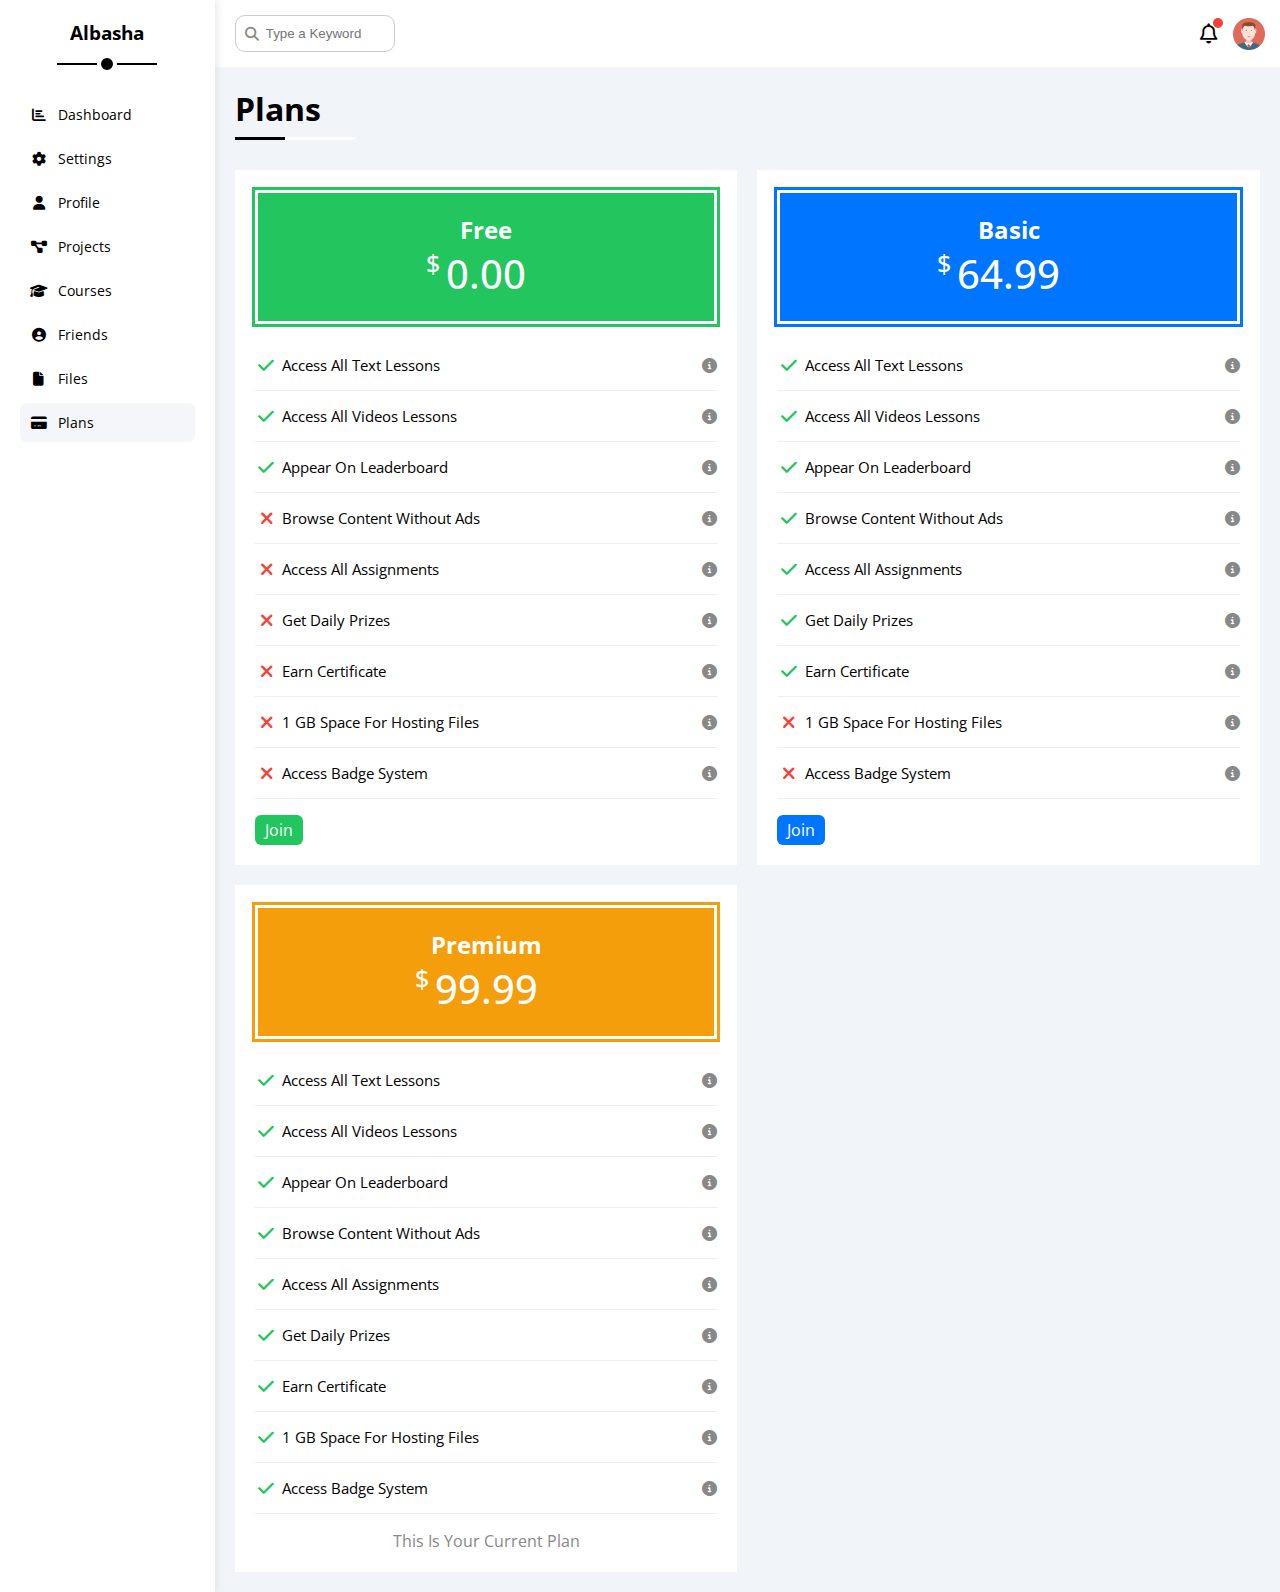
<file: plans.html>
<!DOCTYPE html>
<html lang="en">

<head>
    <meta charset="UTF-8">
    <meta name="viewport" content="width=device-width, initial-scale=1.0">
    <title>Plans</title>
    <link rel="stylesheet" href="css/all.min.css">
    <link rel="stylesheet" href="css/framework.css">
    <link rel="stylesheet" href="css/master.css">
    <link rel="preconnect" href="https://fonts.googleapis.com">
    <link rel="preconnect" href="https://fonts.gstatic.com" crossorigin>
    <link href="https://fonts.googleapis.com/css2?family=Open+Sans:wght@300;400;500;600;700;800&display=swap"
        rel="stylesheet">
    <link rel="preconnect" href="https://fonts.googleapis.com">
    <link rel="preconnect" href="https://fonts.gstatic.com" crossorigin>
    <link href="https://fonts.googleapis.com/css2?family=Tajawal:wght@200;300;400;500&display=swap" rel="stylesheet">

</head>

<body>
    <div class="page d-flex">
        <aside class="sidebar bg-white p-20 p-relative">
            <h3 class="p-relative txt-c mt-0">Albasha</h3>
            <ul>
                <li>
                    <a class="d-flex align-c fs-14 c-black rad-6 p-10" href="index.html">
                        <i class="fa-solid fa-chart-bar fa-fw"></i>
                        <span>Dashboard</span>
                    </a>
                </li>
                <li>
                    <a class=" d-flex align-c fs-14 c-black rad-6 p-10" href="settings.html">
                        <i class="fa-solid fa-gear fa-fw"></i>
                        <span>Settings</span>
                    </a>
                </li>
                <li>
                    <a class="d-flex align-c fs-14 c-black rad-6 p-10" href="profile.html">
                        <i class="fa-solid fa-user fa-fw"></i>
                        <span>Profile</span>
                    </a>
                </li>
                <li>
                    <a class="d-flex align-c fs-14 c-black rad-6 p-10" href="projects.html">
                        <i class="fa-solid fa-diagram-project fa-fw"></i>
                        <span>Projects</span>
                    </a>
                </li>
                <li>
                    <a class="d-flex align-c fs-14 c-black rad-6 p-10" href="courses.html">
                        <i class="fa-solid fa-graduation-cap fa-fw"></i>
                        <span>Courses</span>
                    </a>
                </li>
                <li>
                    <a class="d-flex align-c fs-14 c-black rad-6 p-10" href="friends.html">
                        <i class="fa-solid fa-circle-user fa-fw"></i>
                        <span>Friends</span>
                    </a>
                </li>
                <li>
                    <a class="d-flex align-c fs-14 c-black rad-6 p-10" href="files.html">
                        <i class="fa-solid fa-file fa-fw"></i>
                        <span>Files</span>
                    </a>
                </li>
                <li>
                    <a class="active d-flex align-c fs-14 c-black rad-6 p-10" href="plans.html">
                        <i class="fa-solid fa-credit-card fa-fw"></i>
                        <span>Plans</span>
                    </a>
                </li>
            </ul>
        </aside>
        <section class="content w-full">
            <!-- Start Head -->
            <header class="head bg-white p-15 between-flex">
                <div class="search p-relative">
                    <input class="p-10 rad-10 b-ccc" type="search" placeholder="Type a Keyword">
                </div>
                <div class="icons d-flex align-c">
                    <span class="notification p-relative">
                        <li class="fa-regular fa-bell fa-lg albasha"></li>
                    </span>
                    <img src="image/avatar.png" alt="">
                </div>
            </header>
            <!-- End Head -->
            <h1 class="p-relative">Plans</h1>
            <section class="plans-page d-grid m-20 gap-20">
                <div class="plan green bg-white p-20">
                    <div class="top bg-green txt-c p-20">
                        <h2 class="m-0 c-white">Free</h2>
                        <div class="price c-white"><span>$</span>0.00</div>
                    </div>
                    <ul>
                        <li>
                            <i class="fa-solid fa-check fa-fw yes"></i>
                            <span>Access All Text Lessons</span>
                            <i class="fa-solid fa-circle-info help"></i>
                        </li>
                        <li>
                            <i class="fa-solid fa-check fa-fw yes"></i>
                            <span>Access All Videos Lessons</span>
                            <i class="fa-solid fa-circle-info help"></i>
                        </li>
                        <li>
                            <i class="fa-solid fa-check fa-fw yes"></i>
                            <span>Appear On Leaderboard</span>
                            <i class="fa-solid fa-circle-info help"></i>
                        </li>
                        <li>
                            <i class="fa-solid fa-xmark fa-fw"></i>
                            <span>Browse Content Without Ads</span>
                            <i class="fa-solid fa-circle-info help"></i>
                        </li>
                        <li>
                            <i class="fa-solid fa-xmark fa-fw"></i>
                            <span>Access All Assignments</span>
                            <i class="fa-solid fa-circle-info help"></i>
                        </li>
                        <li>
                            <i class="fa-solid fa-xmark fa-fw"></i>
                            <span>Get Daily Prizes</span>
                            <i class="fa-solid fa-circle-info help"></i>
                        </li>
                        <li>
                            <i class="fa-solid fa-xmark fa-fw"></i>
                            <span>Earn Certificate</span>
                            <i class="fa-solid fa-circle-info help"></i>
                        </li>
                        <li>
                            <i class="fa-solid fa-xmark fa-fw"></i>
                            <span>1 GB Space For Hosting Files</span>
                            <i class="fa-solid fa-circle-info help"></i>
                        </li>
                        <li>
                            <i class="fa-solid fa-xmark fa-fw"></i>
                            <span>Access Badge System</span>
                            <i class="fa-solid fa-circle-info help"></i>
                        </li>
                    </ul>
                    <a href="#" class="btn-shape bg-green c-white d-block w-fit">Join</a>
                </div>
                <!-- Start Plan -->
                <div class="plan blue bg-white p-20">
                    <div class="top bg-blue txt-c p-20">
                        <h2 class="m-0 c-white">Basic</h2>
                        <div class="price c-white"><span>$</span>64.99</div>
                    </div>
                    <ul class="list-none p-0">
                        <li>
                            <i class="fa-solid fa-check fa-fw yes"></i>
                            <span>Access All Text Lessons</span>
                            <i class="fa-solid fa-circle-info help"></i>
                        </li>
                        <li>
                            <i class="fa-solid fa-check fa-fw yes"></i>
                            <span>Access All Videos Lessons</span>
                            <i class="fa-solid fa-circle-info help"></i>
                        </li>
                        <li>
                            <i class="fa-solid fa-check fa-fw yes"></i>
                            <span>Appear On Leaderboard</span>
                            <i class="fa-solid fa-circle-info help"></i>
                        </li>
                        <li>
                            <i class="fa-solid fa-check fa-fw yes"></i>
                            <span>Browse Content Without Ads</span>
                            <i class="fa-solid fa-circle-info help"></i>
                        </li>
                        <li>
                            <i class="fa-solid fa-check fa-fw yes"></i>
                            <span>Access All Assignments</span>
                            <i class="fa-solid fa-circle-info help"></i>
                        </li>
                        <li>
                            <i class="fa-solid fa-check fa-fw yes"></i>
                            <span>Get Daily Prizes</span>
                            <i class="fa-solid fa-circle-info help"></i>
                        </li>
                        <li>
                            <i class="fa-solid fa-check fa-fw yes"></i>
                            <span>Earn Certificate</span>
                            <i class="fa-solid fa-circle-info help"></i>
                        </li>
                        <li>
                            <i class="fa-solid fa-xmark fa-fw"></i>
                            <span>1 GB Space For Hosting Files</span>
                            <i class="fa-solid fa-circle-info help"></i>
                        </li>
                        <li>
                            <i class="fa-solid fa-xmark fa-fw"></i>
                            <span>Access Badge System</span>
                            <i class="fa-solid fa-circle-info help"></i>
                        </li>
                    </ul>
                    <a href="#" class="btn-shape bg-blue c-white d-block w-fit">Join</a>
                </div>
                <!-- End Plan -->
                <!-- Start Plan -->
                <div class="plan orange bg-white p-20">
                    <div class="top bg-orange txt-c p-20">
                        <h2 class="m-0 c-white">Premium</h2>
                        <div class="price c-white"><span>$</span>99.99</div>
                    </div>
                    <ul class="list-none p-0">
                        <li>
                            <i class="fa-solid fa-check fa-fw yes"></i>
                            <span>Access All Text Lessons</span>
                            <i class="fa-solid fa-circle-info help"></i>
                        </li>
                        <li>
                            <i class="fa-solid fa-check fa-fw yes"></i>
                            <span>Access All Videos Lessons</span>
                            <i class="fa-solid fa-circle-info help"></i>
                        </li>
                        <li>
                            <i class="fa-solid fa-check fa-fw yes"></i>
                            <span>Appear On Leaderboard</span>
                            <i class="fa-solid fa-circle-info help"></i>
                        </li>
                        <li>
                            <i class="fa-solid fa-check fa-fw yes"></i>
                            <span>Browse Content Without Ads</span>
                            <i class="fa-solid fa-circle-info help"></i>
                        </li>
                        <li>
                            <i class="fa-solid fa-check fa-fw yes"></i>
                            <span>Access All Assignments</span>
                            <i class="fa-solid fa-circle-info help"></i>
                        </li>
                        <li>
                            <i class="fa-solid fa-check fa-fw yes"></i>
                            <span>Get Daily Prizes</span>
                            <i class="fa-solid fa-circle-info help"></i>
                        </li>
                        <li>
                            <i class="fa-solid fa-check fa-fw yes"></i>
                            <span>Earn Certificate</span>
                            <i class="fa-solid fa-circle-info help"></i>
                        </li>
                        <li>
                            <i class="fa-solid fa-check fa-fw yes"></i>
                            <span>1 GB Space For Hosting Files</span>
                            <i class="fa-solid fa-circle-info help"></i>
                        </li>
                        <li>
                            <i class="fa-solid fa-check fa-fw yes"></i>
                            <span>Access Badge System</span>
                            <i class="fa-solid fa-circle-info help"></i>
                        </li>
                    </ul>
                    <p class="c-grey m-0 txt-c">This Is Your Current Plan</p>
                </div>
                <!-- End Plan -->
            </section>

        </section>
    </div>

</body>

</html>
</file>
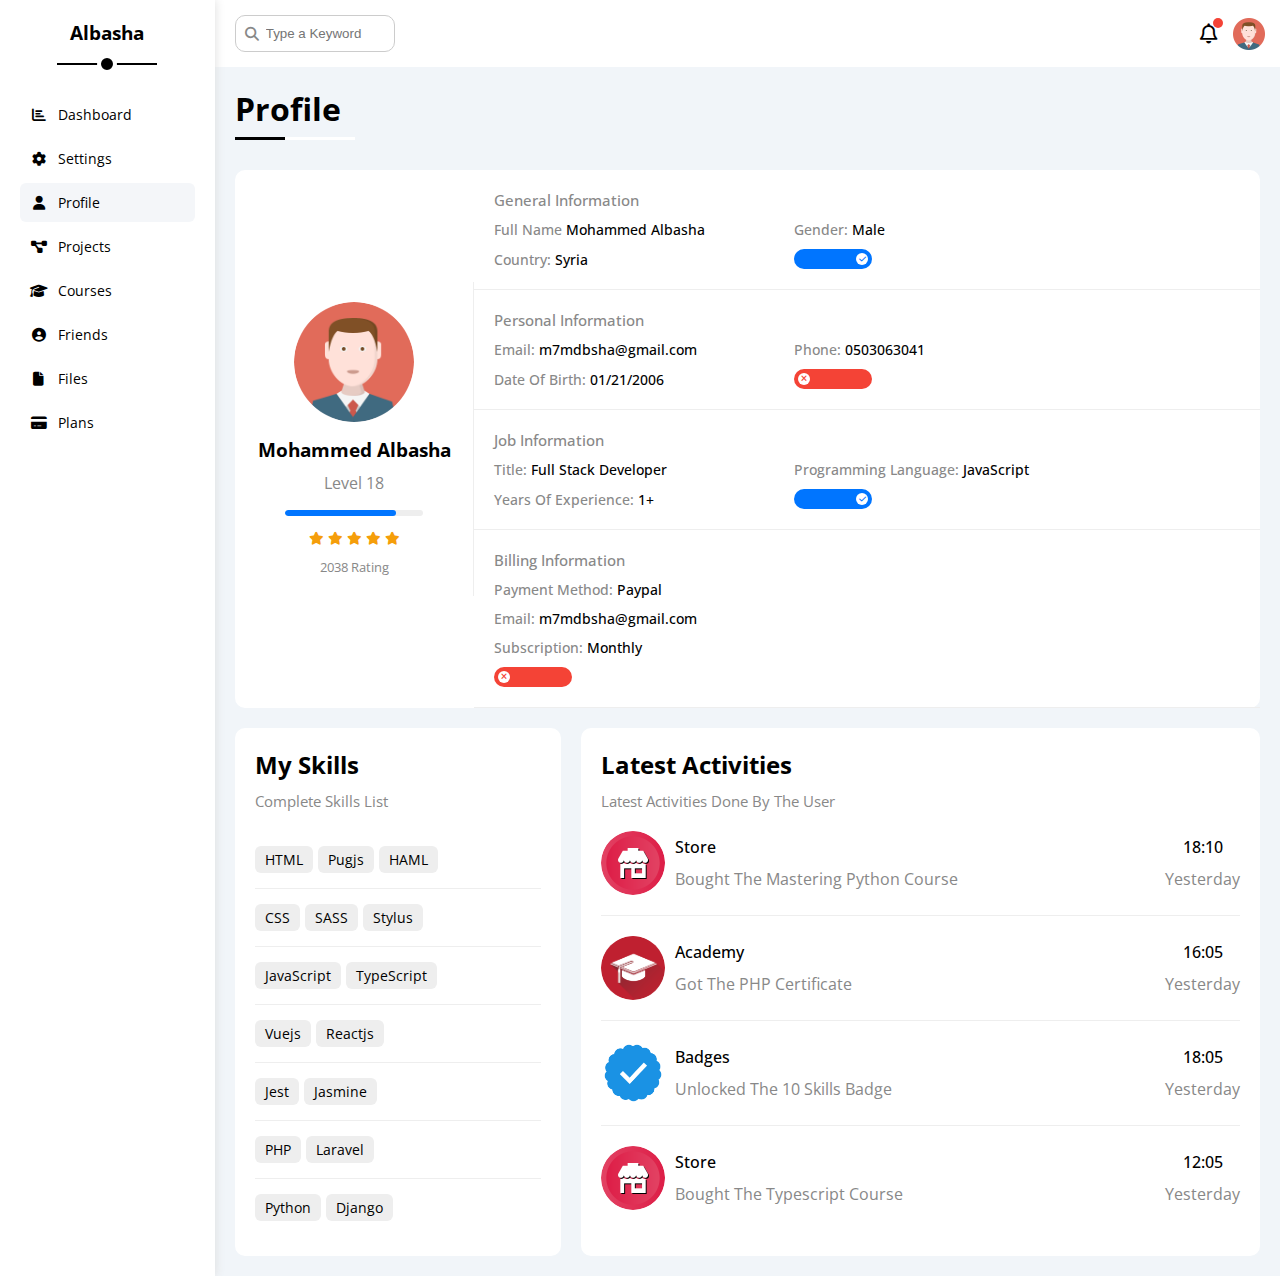
<file: profile.html>
<!DOCTYPE html>
<html lang="en">

<head>
    <meta charset="UTF-8">
    <meta name="viewport" content="width=device-width, initial-scale=1.0">
    <title>Profile</title>
    <link rel="stylesheet" href="css/all.min.css">
    <link rel="stylesheet" href="css/framework.css">
    <link rel="stylesheet" href="css/master.css">
    <link rel="preconnect" href="https://fonts.googleapis.com">
    <link rel="preconnect" href="https://fonts.gstatic.com" crossorigin>
    <link href="https://fonts.googleapis.com/css2?family=Open+Sans:wght@300;400;500;600;700;800&display=swap"
        rel="stylesheet">
    <link rel="preconnect" href="https://fonts.googleapis.com">
    <link rel="preconnect" href="https://fonts.gstatic.com" crossorigin>
    <link href="https://fonts.googleapis.com/css2?family=Tajawal:wght@200;300;400;500&display=swap" rel="stylesheet">

</head>

<body>
    <div class="page d-flex">
        <aside class="sidebar bg-white p-20 p-relative">
            <h3 class="p-relative txt-c mt-0">Albasha</h3>
            <ul>
                <li>
                    <a class="d-flex align-c fs-14 c-black rad-6 p-10" href="index.html">
                        <i class="fa-solid fa-chart-bar fa-fw"></i>
                        <span>Dashboard</span>
                    </a>
                </li>
                <li>
                    <a class=" d-flex align-c fs-14 c-black rad-6 p-10" href="settings.html">
                        <i class="fa-solid fa-gear fa-fw"></i>
                        <span>Settings</span>
                    </a>
                </li>
                <li>
                    <a class="active d-flex align-c fs-14 c-black rad-6 p-10" href="profile.html">
                        <i class="fa-solid fa-user fa-fw"></i>
                        <span>Profile</span>
                    </a>
                </li>
                <li>
                    <a class="d-flex align-c fs-14 c-black rad-6 p-10" href="projects.html">
                        <i class="fa-solid fa-diagram-project fa-fw"></i>
                        <span>Projects</span>
                    </a>
                </li>
                <li>
                    <a class="d-flex align-c fs-14 c-black rad-6 p-10" href="courses.html">
                        <i class="fa-solid fa-graduation-cap fa-fw"></i>
                        <span>Courses</span>
                    </a>
                </li>
                <li>
                    <a class="d-flex align-c fs-14 c-black rad-6 p-10" href="friends.html">
                        <i class="fa-solid fa-circle-user fa-fw"></i>
                        <span>Friends</span>
                    </a>
                </li>
                <li>
                    <a class="d-flex align-c fs-14 c-black rad-6 p-10" href="files.html">
                        <i class="fa-solid fa-file fa-fw"></i>
                        <span>Files</span>
                    </a>
                </li>
                <li>
                    <a class="d-flex align-c fs-14 c-black rad-6 p-10" href="plans.html">
                        <i class="fa-solid fa-credit-card fa-fw"></i>
                        <span>Plans</span>
                    </a>
                </li>
            </ul>
        </aside>
        <section class="content w-full">
            <!-- Start Head -->
            <header class="head bg-white p-15 between-flex">
                <div class="search p-relative">
                    <input class="p-10 rad-10 b-ccc" type="search" placeholder="Type a Keyword">
                </div>
                <div class="icons d-flex align-c">
                    <span class="notification p-relative">
                        <li class="fa-regular fa-bell fa-lg albasha"></li>
                    </span>
                    <img src="image/avatar.png" alt="">
                </div>
            </header>
            <!-- End Head -->
            <h1 class="p-relative">Profile</h1>
            <section class="profile-page m-20">
                <!-- Start Overview View -->
                <div class="overview bg-white rad-10 d-flex align-c">
                    <div class="avatar-box txt-c p-20">
                        <img class="mb-10 rad-h " src="image/avatar.png" alt="">
                        <h3 class="m-0">Mohammed Albasha</h3>
                        <p class="c-grey mt-10">Level 18</p>
                        <div class="level rad-6 bg-eee p-relative">
                            <span style="width: 80%;"></span>
                        </div>
                        <div class="rating mt-10 mb-10">
                            <i class="fa-solid fa-star c-orange fs-13"></i>
                            <i class="fa-solid fa-star c-orange fs-13"></i>
                            <i class="fa-solid fa-star c-orange fs-13"></i>
                            <i class="fa-solid fa-star c-orange fs-13"></i>
                            <i class="fa-solid fa-star c-orange fs-13"></i>
                        </div>
                        <p class="c-grey m-0 fs-13">2038 Rating</p>
                    </div>
                    <div class="info-box w-full txt-c-mobile">
                        <!-- Start Information Row -->
                        <div class="box p-20 d-flex align-c ">
                            <h4 class="c-grey fs-15 m-0 w-full">General Information</h4>
                            <div class="fs-14">
                                <span class="c-grey">Full Name</span>
                                <span>Mohammed Albasha</span>
                            </div>
                            <div class="fs-14">
                                <span class="c-grey">Gender:</span>
                                <span>Male</span>
                            </div>
                            <div class="fs-14">
                                <span class="c-grey">Country:</span>
                                <span>Syria</span>
                            </div>
                            <div class="fs-14">
                                <label>
                                    <input class="toggle-checkbox" type="checkbox" checked />
                                    <div class="toggle-switch"></div>
                                </label>
                            </div>
                        </div>
                        <!-- End Information Row -->
                        <!-- Start Information Row -->
                        <div class="box p-20 d-flex align-c">
                            <h4 class="c-grey w-full fs-15 m-0">Personal Information</h4>
                            <div class="fs-14">
                                <span class="c-grey">Email:</span>
                                <span>m7mdbsha@gmail.com</span>
                            </div>
                            <div class="fs-14">
                                <span class="c-grey">Phone:</span>
                                <span>0503063041</span>
                            </div>
                            <div class="fs-14">
                                <span class="c-grey">Date Of Birth:</span>
                                <span>01/21/2006</span>
                            </div>
                            <div class="fs-14">
                                <label>
                                    <input class="toggle-checkbox" type="checkbox" />
                                    <div class="toggle-switch"></div>
                                </label>
                            </div>
                        </div>
                        <!-- End Information Row -->
                        <!-- Start Information Row -->
                        <div class="box p-20 d-flex align-c">
                            <h4 class="c-grey w-full fs-15 m-0">Job Information</h4>
                            <div class="fs-14">
                                <span class="c-grey">Title:</span>
                                <span>Full Stack Developer</span>
                            </div>
                            <div class="fs-14">
                                <span class="c-grey">Programming Language:</span>
                                <span>JavaScript</span>
                            </div>
                            <div class="fs-14">
                                <span class="c-grey">Years Of Experience:</span>
                                <span>1+</span>
                            </div>
                            <div class="fs-14">
                                <label>
                                    <input class="toggle-checkbox" type="checkbox" checked />
                                    <div class="toggle-switch"></div>
                                </label>
                            </div>
                        </div>
                        <!-- End Information Row -->
                        <!-- Start Information Row -->
                        <div class="box p-20 3">
                            <h4 class="c-grey w-full fs-15 m-0">Billing Information</h4>
                            <div class="fs-14">
                                <span class="c-grey">Payment Method:</span>
                                <span>Paypal</span>
                            </div>
                            <div class="fs-14">
                                <span class="c-grey">Email:</span>
                                <span>m7mdbsha@gmail.com</span>
                            </div>
                            <div class="fs-14">
                                <span class="c-grey">Subscription:</span>
                                <span>Monthly</span>
                            </div>
                            <div class="fs-14">
                                <label>
                                    <input class="toggle-checkbox" type="checkbox" />
                                    <div class="toggle-switch"></div>
                                </label>
                            </div>
                        </div>
                        <!-- End Information Row -->
                    </div>
                </div>
                <!-- End Overview View -->
                <!-- Start Other Data -->
                <div class="other-data d-flex gap-20">
                    <div class="skills-card p-20 bg-white rad-10 mt-20">
                        <h2 class="mt-0 mb-10">My Skills</h2>
                        <p class="mt-0 mb-20 c-grey fs-15">Complete Skills List</p>
                        <ul class="m-0 txt-c-mobile">
                            <li><span>HTML</span><span>Pugjs</span><span>HAML</span></li>
                            <li><span>CSS</span><span>SASS</span><span>Stylus</span></li>
                            <li><span>JavaScript</span><span>TypeScript</span></li>
                            <li><span>Vuejs</span><span>Reactjs</span></li>
                            <li><span>Jest</span><span>Jasmine</span></li>
                            <li><span>PHP</span><span>Laravel</span></li>
                            <li><span>Python</span><span>Django</span></li>
                        </ul>
                    </div>
                    <div class="activities p-20 bg-white rad-10 mt-20">
                        <h2 class="mt-0 mb-10">Latest Activities</h2>
                        <p class="mt-0 mb-20 c-grey fs-15">Latest Activities Done By The User</p>
                        <div class="activity d-flex align-c txt-c-mobile">
                            <img src="image/activity-01.png" alt="" />
                            <div class="info">
                                <span class="d-block mb-10">Store</span>
                                <span class="c-grey">Bought The Mastering Python Course</span>
                            </div>
                            <div class="date">
                                <span class="d-block mb-10">18:10</span>
                                <span class="c-grey">Yesterday</span>
                            </div>
                        </div>
                        <div class="activity d-flex align-c txt-c-mobile">
                            <img src="image/activity-02.png" alt="" />
                            <div class="info">
                                <span class="d-block mb-10">Academy</span>
                                <span class="c-grey">Got The PHP Certificate</span>
                            </div>
                            <div class="date">
                                <span class="d-block mb-10">16:05</span>
                                <span class="c-grey">Yesterday</span>
                            </div>
                        </div>
                        <div class="activity d-flex align-c txt-c-mobile">
                            <img src="image/activity-03.png" alt="" />
                            <div class="info">
                                <span class="d-block mb-10">Badges</span>
                                <span class="c-grey">Unlocked The 10 Skills Badge</span>
                            </div>
                            <div class="date">
                                <span class="d-block mb-10">18:05</span>
                                <span class="c-grey">Yesterday</span>
                            </div>
                        </div>
                        <div class="activity d-flex align-c  txt-c-mobile">
                            <img src="image/activity-01.png" alt="" />
                            <div class="info">
                                <span class="d-block mb-10">Store</span>
                                <span class="c-grey">Bought The Typescript Course</span>
                            </div>
                            <div class="date">
                                <span class="d-block mb-10">12:05</span>
                                <span class="c-grey">Yesterday</span>
                            </div>
                        </div>
                    </div>
                </div>
                <!-- Start Other Data -->
            </section>
        </section>
    </div>

</body>

</html>
</file>
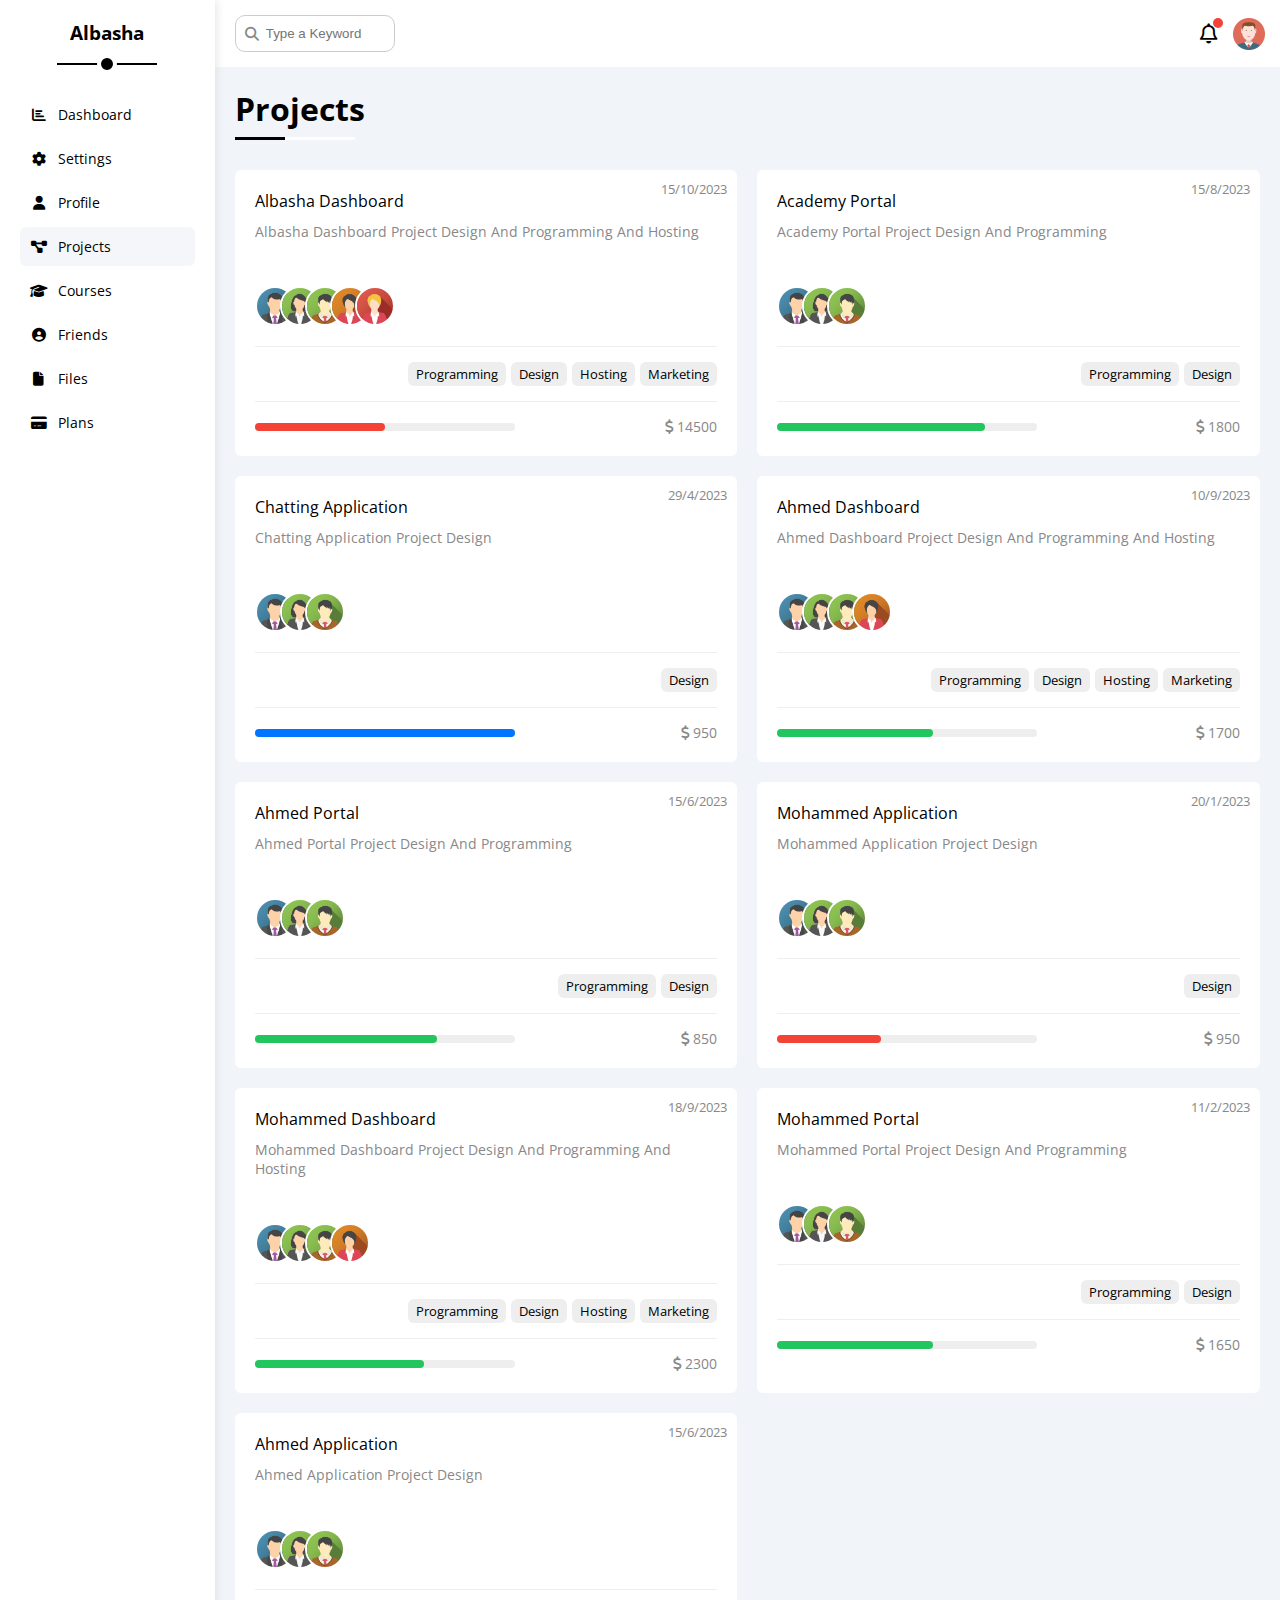
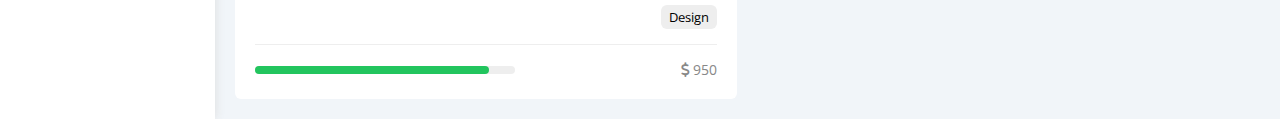
<file: projects.html>
<!DOCTYPE html>
<html lang="en">

<head>
    <meta charset="UTF-8">
    <meta name="viewport" content="width=device-width, initial-scale=1.0">
    <title>Projects</title>
    <link rel="stylesheet" href="css/all.min.css">
    <link rel="stylesheet" href="css/framework.css">
    <link rel="stylesheet" href="css/master.css">
    <link rel="preconnect" href="https://fonts.googleapis.com">
    <link rel="preconnect" href="https://fonts.gstatic.com" crossorigin>
    <link href="https://fonts.googleapis.com/css2?family=Open+Sans:wght@300;400;500;600;700;800&display=swap"
        rel="stylesheet">
    <link rel="preconnect" href="https://fonts.googleapis.com">
    <link rel="preconnect" href="https://fonts.gstatic.com" crossorigin>
    <link href="https://fonts.googleapis.com/css2?family=Tajawal:wght@200;300;400;500&display=swap" rel="stylesheet">

</head>

<body>
    <div class="page d-flex">
        <aside class="sidebar bg-white p-20 p-relative">
            <h3 class="p-relative txt-c mt-0">Albasha</h3>
            <ul>
                <li>
                    <a class="d-flex align-c fs-14 c-black rad-6 p-10" href="index.html">
                        <i class="fa-solid fa-chart-bar fa-fw"></i>
                        <span>Dashboard</span>
                    </a>
                </li>
                <li>
                    <a class=" d-flex align-c fs-14 c-black rad-6 p-10" href="settings.html">
                        <i class="fa-solid fa-gear fa-fw"></i>
                        <span>Settings</span>
                    </a>
                </li>
                <li>
                    <a class="d-flex align-c fs-14 c-black rad-6 p-10" href="profile.html">
                        <i class="fa-solid fa-user fa-fw"></i>
                        <span>Profile</span>
                    </a>
                </li>
                <li>
                    <a class="active d-flex align-c fs-14 c-black rad-6 p-10" href="projects.html">
                        <i class="fa-solid fa-diagram-project fa-fw"></i>
                        <span>Projects</span>
                    </a>
                </li>
                <li>
                    <a class="d-flex align-c fs-14 c-black rad-6 p-10" href="courses.html">
                        <i class="fa-solid fa-graduation-cap fa-fw"></i>
                        <span>Courses</span>
                    </a>
                </li>
                <li>
                    <a class="d-flex align-c fs-14 c-black rad-6 p-10" href="friends.html">
                        <i class="fa-solid fa-circle-user fa-fw"></i>
                        <span>Friends</span>
                    </a>
                </li>
                <li>
                    <a class="d-flex align-c fs-14 c-black rad-6 p-10" href="files.html">
                        <i class="fa-solid fa-file fa-fw"></i>
                        <span>Files</span>
                    </a>
                </li>
                <li>
                    <a class="d-flex align-c fs-14 c-black rad-6 p-10" href="plans.html">
                        <i class="fa-solid fa-credit-card fa-fw"></i>
                        <span>Plans</span>
                    </a>
                </li>
            </ul>
        </aside>
        <section class="content w-full">
            <!-- Start Head -->
            <header class="head bg-white p-15 between-flex">
                <div class="search p-relative">
                    <input class="p-10 rad-10 b-ccc" type="search" placeholder="Type a Keyword">
                </div>
                <div class="icons d-flex align-c">
                    <span class="notification p-relative">
                        <li class="fa-regular fa-bell fa-lg albasha"></li>
                    </span>
                    <img src="image/avatar.png" alt="">
                </div>
            </header>
            <!-- End Head -->
            <h1 class="p-relative">Projects</h1>
            <section class="projects-page d-grid m-20 gap-20">
                <div class="project bg-white p-20 rad-6 p-relative">
                    <span class="date fs-13 c-grey">15/10/2023</span>
                    <h4 class="m-0">Albasha Dashboard</h4>
                    <p class="c-grey mt-10 mb-10 fs-14">Albasha Dashboard Project Design And Programming And Hosting</p>
                    <div class="team">
                        <a href="#"><img src="image/team-01.png" alt="" /></a>
                        <a href="#"><img src="image/team-02.png" alt="" /></a>
                        <a href="#"><img src="image/team-03.png" alt="" /></a>
                        <a href="#"><img src="image/team-04.png" alt="" /></a>
                        <a href="#"><img src="image/team-05.png" alt="" /></a>
                    </div>
                    <div class="do d-flex">
                        <span class="fs-13 rad-6 bg-eee">Programming</span>
                        <span class="fs-13 rad-6 bg-eee">Design</span>
                        <span class="fs-13 rad-6 bg-eee">Hosting</span>
                        <span class="fs-13 rad-6 bg-eee">Marketing</span>
                    </div>
                    <div class="info between-flex">
                        <div class="prog bg-eee">
                            <span class="bg-red" style="width: 50%"></span>
                        </div>
                        <div class="fs-14 c-grey">
                            <i class="fa-solid fa-dollar-sign"></i>
                            14500
                        </div>
                    </div>
                </div>
                <div class="project bg-white p-20 rad-6 p-relative">
                    <span class="date fs-13 c-grey">15/8/2023</span>
                    <h4 class="m-0">Academy Portal</h4>
                    <p class="c-grey mt-10 mb-10 fs-14">Academy Portal Project Design And Programming</p>
                    <div class="team">
                        <a href="#"><img src="image/team-01.png" alt="" /></a>
                        <a href="#"><img src="image/team-02.png" alt="" /></a>
                        <a href="#"><img src="image/team-03.png" alt="" /></a>
                    </div>
                    <div class="do d-flex">
                        <span class="fs-13 rad-6 bg-eee">Programming</span>
                        <span class="fs-13 rad-6 bg-eee">Design</span>
                    </div>
                    <div class="info between-flex">
                        <div class="prog bg-eee">
                            <span class="bg-green" style="width: 80%"></span>
                        </div>
                        <div class="fs-14 c-grey">
                            <i class="fa-solid fa-dollar-sign"></i>
                            1800
                        </div>
                    </div>
                </div>
                <div class="project bg-white p-20 rad-6 p-relative">
                    <span class="date fs-13 c-grey">29/4/2023</span>
                    <h4 class="m-0">Chatting Application</h4>
                    <p class="c-grey mt-10 mb-10 fs-14">Chatting Application Project Design</p>
                    <div class="team">
                        <a href="#"><img src="image/team-01.png" alt="" /></a>
                        <a href="#"><img src="image/team-02.png" alt="" /></a>
                        <a href="#"><img src="image/team-03.png" alt="" /></a>
                    </div>
                    <div class="do d-flex">
                        <span class="fs-13 rad-6 bg-eee">Design</span>
                    </div>
                    <div class="info between-flex">
                        <div class="prog bg-eee">
                            <span class="bg-blue" style="width: 100%"></span>
                        </div>
                        <div class="fs-14 c-grey">
                            <i class="fa-solid fa-dollar-sign"></i>
                            950
                        </div>
                    </div>
                </div>
                <div class="project bg-white p-20 rad-6 p-relative">
                    <span class="date fs-13 c-grey">10/9/2023</span>
                    <h4 class="m-0">Ahmed Dashboard</h4>
                    <p class="c-grey mt-10 mb-10 fs-14">Ahmed Dashboard Project Design And Programming And Hosting</p>
                    <div class="team">
                        <a href="#"><img src="image/team-01.png" alt="" /></a>
                        <a href="#"><img src="image/team-02.png" alt="" /></a>
                        <a href="#"><img src="image/team-03.png" alt="" /></a>
                        <a href="#"><img src="image/team-04.png" alt="" /></a>
                    </div>
                    <div class="do d-flex">
                        <span class="fs-13 rad-6 bg-eee">Programming</span>
                        <span class="fs-13 rad-6 bg-eee">Design</span>
                        <span class="fs-13 rad-6 bg-eee">Hosting</span>
                        <span class="fs-13 rad-6 bg-eee">Marketing</span>
                    </div>
                    <div class="info between-flex">
                        <div class="prog bg-eee">
                            <span class="bg-green" style="width: 60%"></span>
                        </div>
                        <div class="fs-14 c-grey">
                            <i class="fa-solid fa-dollar-sign"></i>
                            1700
                        </div>
                    </div>
                </div>
                <div class="project bg-white p-20 rad-6 p-relative">
                    <span class="date fs-13 c-grey">15/6/2023</span>
                    <h4 class="m-0">Ahmed Portal</h4>
                    <p class="c-grey mt-10 mb-10 fs-14">Ahmed Portal Project Design And Programming</p>
                    <div class="team">
                        <a href="#"><img src="image/team-01.png" alt="" /></a>
                        <a href="#"><img src="image/team-02.png" alt="" /></a>
                        <a href="#"><img src="image/team-03.png" alt="" /></a>
                    </div>
                    <div class="do d-flex">
                        <span class="fs-13 rad-6 bg-eee">Programming</span>
                        <span class="fs-13 rad-6 bg-eee">Design</span>
                    </div>
                    <div class="info between-flex">
                        <div class="prog bg-eee">
                            <span class="bg-green" style="width: 70%"></span>
                        </div>
                        <div class="fs-14 c-grey">
                            <i class="fa-solid fa-dollar-sign"></i>
                            850
                        </div>
                    </div>
                </div>
                <div class="project bg-white p-20 rad-6 p-relative">
                    <span class="date fs-13 c-grey">20/1/2023</span>
                    <h4 class="m-0">Mohammed Application</h4>
                    <p class="c-grey mt-10 mb-10 fs-14">Mohammed Application Project Design</p>
                    <div class="team">
                        <a href="#"><img src="image/team-01.png" alt="" /></a>
                        <a href="#"><img src="image/team-02.png" alt="" /></a>
                        <a href="#"><img src="image/team-03.png" alt="" /></a>
                    </div>
                    <div class="do d-flex">
                        <span class="fs-13 rad-6 bg-eee">Design</span>
                    </div>
                    <div class="info between-flex">
                        <div class="prog bg-eee">
                            <span class="bg-red" style="width: 40%"></span>
                        </div>
                        <div class="fs-14 c-grey">
                            <i class="fa-solid fa-dollar-sign"></i>
                            950
                        </div>
                    </div>
                </div>
                <div class="project bg-white p-20 rad-6 p-relative">
                    <span class="date fs-13 c-grey">18/9/2023</span>
                    <h4 class="m-0">Mohammed Dashboard</h4>
                    <p class="c-grey mt-10 mb-10 fs-14">Mohammed Dashboard Project Design And Programming And Hosting
                    </p>
                    <div class="team">
                        <a href="#"><img src="image/team-01.png" alt="" /></a>
                        <a href="#"><img src="image/team-02.png" alt="" /></a>
                        <a href="#"><img src="image/team-03.png" alt="" /></a>
                        <a href="#"><img src="image/team-04.png" alt="" /></a>
                    </div>
                    <div class="do d-flex">
                        <span class="fs-13 rad-6 bg-eee">Programming</span>
                        <span class="fs-13 rad-6 bg-eee">Design</span>
                        <span class="fs-13 rad-6 bg-eee">Hosting</span>
                        <span class="fs-13 rad-6 bg-eee">Marketing</span>
                    </div>
                    <div class="info between-flex">
                        <div class="prog bg-eee">
                            <span class="bg-green" style="width: 65%"></span>
                        </div>
                        <div class="fs-14 c-grey">
                            <i class="fa-solid fa-dollar-sign"></i>
                            2300
                        </div>
                    </div>
                </div>
                <div class="project bg-white p-20 rad-6 p-relative">
                    <span class="date fs-13 c-grey">11/2/2023</span>
                    <h4 class="m-0">Mohammed Portal</h4>
                    <p class="c-grey mt-10 mb-10 fs-14">Mohammed Portal Project Design And Programming</p>
                    <div class="team">
                        <a href="#"><img src="image/team-01.png" alt="" /></a>
                        <a href="#"><img src="image/team-02.png" alt="" /></a>
                        <a href="#"><img src="image/team-03.png" alt="" /></a>
                    </div>
                    <div class="do d-flex">
                        <span class="fs-13 rad-6 bg-eee">Programming</span>
                        <span class="fs-13 rad-6 bg-eee">Design</span>
                    </div>
                    <div class="info between-flex">
                        <div class="prog bg-eee">
                            <span class="bg-green" style="width: 60%"></span>
                        </div>
                        <div class="fs-14 c-grey">
                            <i class="fa-solid fa-dollar-sign"></i>
                            1650
                        </div>
                    </div>
                </div>
                <div class="project bg-white p-20 rad-6 p-relative">
                    <span class="date fs-13 c-grey">15/6/2023</span>
                    <h4 class="m-0">Ahmed Application</h4>
                    <p class="c-grey mt-10 mb-10 fs-14">Ahmed Application Project Design</p>
                    <div class="team">
                        <a href="#"><img src="image/team-01.png" alt="" /></a>
                        <a href="#"><img src="image/team-02.png" alt="" /></a>
                        <a href="#"><img src="image/team-03.png" alt="" /></a>
                    </div>
                    <div class="do d-flex">
                        <span class="fs-13 rad-6 bg-eee">Design</span>
                    </div>
                    <div class="info between-flex">
                        <div class="prog bg-eee">
                            <span class="bg-green" style="width: 90%"></span>
                        </div>
                        <div class="fs-14 c-grey">
                            <i class="fa-solid fa-dollar-sign"></i>
                            950
                        </div>
                    </div>
                </div>
            </section>
        </section>
    </div>

</body>

</html>
</file>
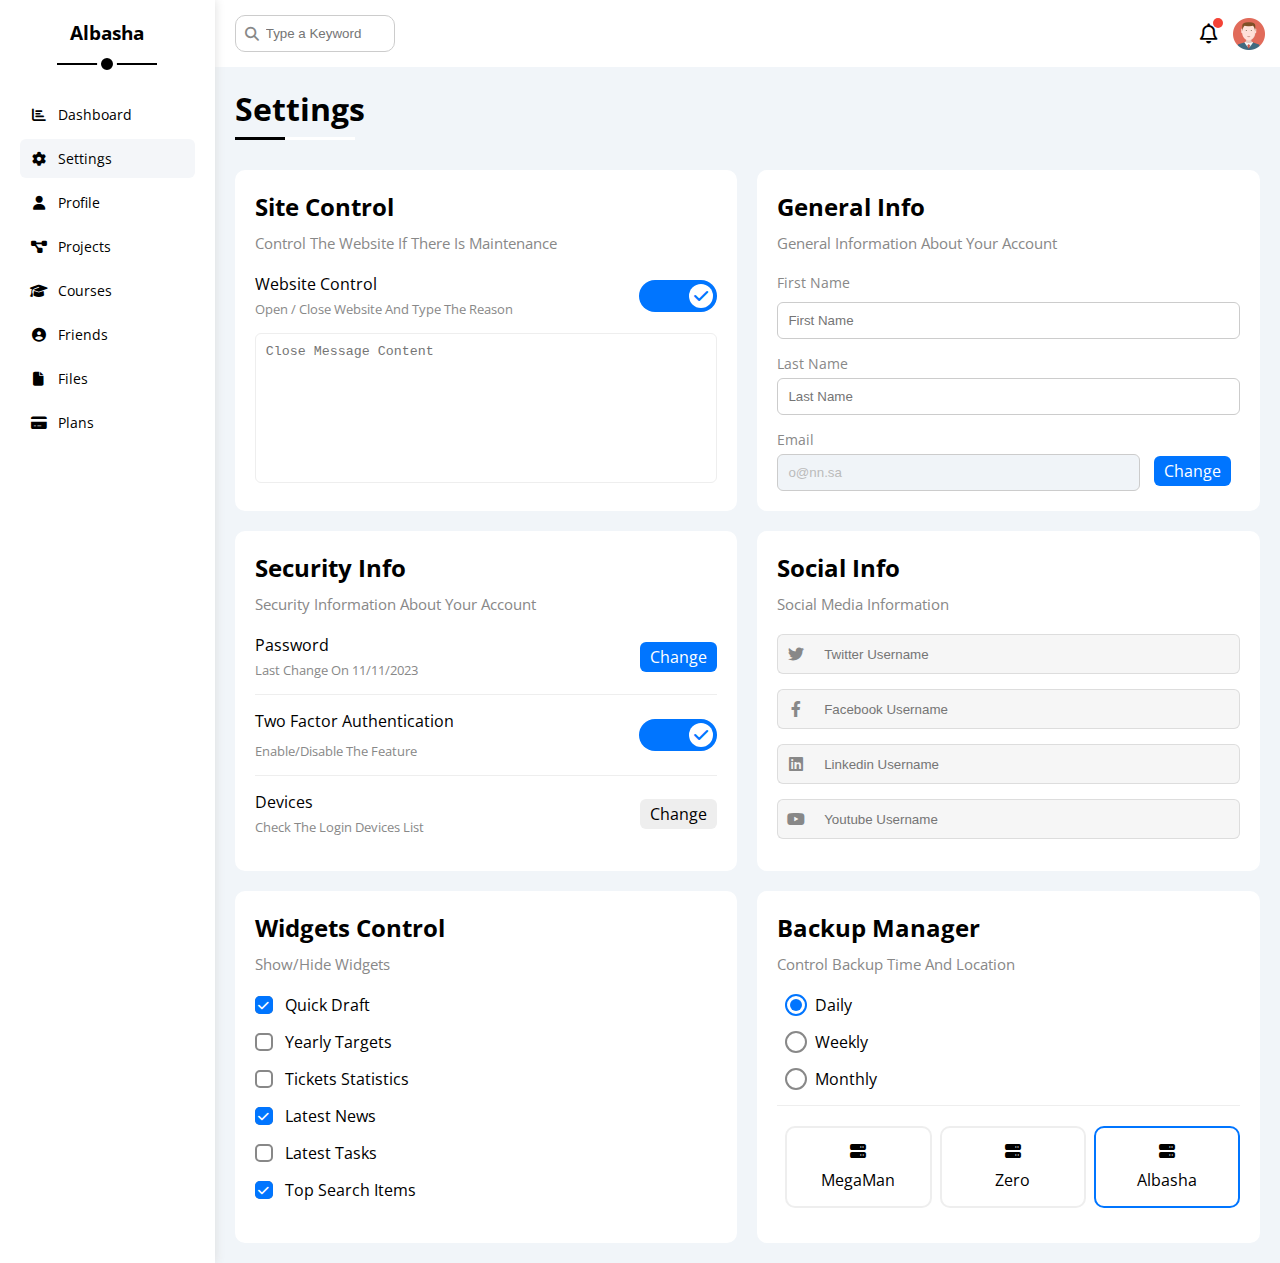
<file: settings.html>
<!DOCTYPE html>
<html lang="en">

<head>
    <meta charset="UTF-8">
    <meta name="viewport" content="width=device-width, initial-scale=1.0">
    <title>Settings</title>
    <link rel="stylesheet" href="css/all.min.css">
    <link rel="stylesheet" href="css/framework.css">
    <link rel="stylesheet" href="css/master.css">
    <link rel="preconnect" href="https://fonts.googleapis.com">
    <link rel="preconnect" href="https://fonts.gstatic.com" crossorigin>
    <link href="https://fonts.googleapis.com/css2?family=Open+Sans:wght@300;400;500;600;700;800&display=swap"
        rel="stylesheet">
    <link rel="preconnect" href="https://fonts.googleapis.com">
    <link rel="preconnect" href="https://fonts.gstatic.com" crossorigin>
    <link href="https://fonts.googleapis.com/css2?family=Tajawal:wght@200;300;400;500&display=swap" rel="stylesheet">

</head>

<body>
    <div class="page d-flex">
        <aside class="sidebar bg-white p-20 p-relative">
            <h3 class="p-relative txt-c mt-0">Albasha</h3>
            <ul>
                <li>
                    <a class="d-flex align-c fs-14 c-black rad-6 p-10" href="index.html">
                        <i class="fa-solid fa-chart-bar fa-fw"></i>
                        <span>Dashboard</span>
                    </a>
                </li>
                <li>
                    <a class="active d-flex align-c fs-14 c-black rad-6 p-10" href="settings.html">
                        <i class="fa-solid fa-gear fa-fw"></i>
                        <span>Settings</span>
                    </a>
                </li>
                <li>
                    <a class="d-flex align-c fs-14 c-black rad-6 p-10" href="profile.html">
                        <i class="fa-solid fa-user fa-fw"></i>
                        <span>Profile</span>
                    </a>
                </li>
                <li>
                    <a class="d-flex align-c fs-14 c-black rad-6 p-10" href="projects.html">
                        <i class="fa-solid fa-diagram-project fa-fw"></i>
                        <span>Projects</span>
                    </a>
                </li>
                <li>
                    <a class="d-flex align-c fs-14 c-black rad-6 p-10" href="courses.html">
                        <i class="fa-solid fa-graduation-cap fa-fw"></i>
                        <span>Courses</span>
                    </a>
                </li>
                <li>
                    <a class="d-flex align-c fs-14 c-black rad-6 p-10" href="friends.html">
                        <i class="fa-solid fa-circle-user fa-fw"></i>
                        <span>Friends</span>
                    </a>
                </li>
                <li>
                    <a class="d-flex align-c fs-14 c-black rad-6 p-10" href="files.html">
                        <i class="fa-solid fa-file fa-fw"></i>
                        <span>Files</span>
                    </a>
                </li>
                <li>
                    <a class="d-flex align-c fs-14 c-black rad-6 p-10" href="plans.html">
                        <i class="fa-solid fa-credit-card fa-fw"></i>
                        <span>Plans</span>
                    </a>
                </li>
            </ul>
        </aside>
        <section class="content w-full">
            <!-- Start Head -->
            <header class="head bg-white p-15 between-flex">
                <div class="search p-relative">
                    <input class="p-10 rad-10 b-ccc" type="search" placeholder="Type a Keyword">
                </div>
                <div class="icons d-flex align-c">
                    <span class="notification p-relative">
                        <li class="fa-regular fa-bell fa-lg albasha"></li>
                    </span>
                    <img src="image/avatar.png" alt="">
                </div>
            </header>
            <!-- End Head -->
            <h1 class="p-relative">Settings</h1>
            <section class="settings-page m-20 d-grid gap-20">
                <!-- Start Settings Box -->
                <div class="p-20 bg-white rad-10">
                    <h2 class="mt-0 mb-10">Site Control</h2>
                    <p class="mt-0 mb-20 c-grey fs-15">Control The Website If There Is Maintenance</p>
                    <div class="mb-15 between-flex">
                        <div class="">
                            <span>Website Control</span>
                            <p class="c-grey mt-5 mb-0 fs-13">Open / Close Website And Type The Reason</p>
                        </div>
                        <div class="">
                            <label>
                                <input class="toggle-checkbox" type="checkbox" checked>
                                <div class="toggle-switch"></div>
                            </label>
                        </div>
                    </div>
                    <textarea placeholder="Close Message Content"
                        class="close-message p-10 rad-6 d-block w-full"></textarea>
                </div>
                <!-- End Settings Box-->
                <!-- Start Settings Box -->
                <div class="p-20 bg-white rad-10">
                    <h2 class="mt-0 mb-10">General Info</h2>
                    <p class="mt-0 mb-20 c-grey fs-15">General Information About Your Account</p>
                    <div class="mb-15 ">
                        <label class="fs-14 c-grey d-block mb-10" for="first">First Name</label>
                        <input type="text" class="b-none b-ccc p-10 rad-6 d-block w-full" id="first"
                            placeholder="First Name">
                    </div>
                    <div class="mb-15">
                        <label class="fs-14 c-grey d-block mb-5" for="last">Last Name</label>
                        <input class="b-none b-ccc p-10 rad-6 d-block w-full" id="last" type="text"
                            placeholder="Last Name" />
                    </div>
                    <div>
                        <label class="fs-14 c-grey d-block mb-5" for="email">Email</label>
                        <input class="email b-none b-ccc p-10 rad-6 w-full mr-10" id="email" type="email"
                            value="o@nn.sa" disabled />
                        <a class="c-white bg-blue btn-shape" href="#">Change</a>
                    </div>
                </div>
                <!-- End Settings Box-->
                <!-- Start Settings Box -->
                <div class="p-20 bg-white rad-10">
                    <h2 class="mt-0 mb-10">Security Info</h2>
                    <p class="mt-0 mb-20 c-grey fs-15">Security Information About Your Account</p>
                    <div class="sec-box mb-15 between-flex">
                        <div class="">
                            <span class="">Password</span>
                            <p class="c-grey mt-5 mb-0 fs-13"> Last Change On 11/11/2023</p>
                        </div>
                        <a class="button bg-blue btn-shape c-white" href="#">Change</a>
                    </div>
                    <div class="sec-box mb-15 between-flex">
                        <div class="">
                            <span class="">Two Factor Authentication</span>
                            <p class="c-grey mt-10 mb-0 fs-13">Enable/Disable The Feature</p>
                        </div>
                        <label>
                            <input class="toggle-checkbox" type="checkbox" checked>
                            <div class="toggle-switch"></div>
                        </label>
                    </div>
                    <div class="sec-box mb-0 between-flex">
                        <div class="">
                            <span class="">Devices</span>
                            <p class="c-grey mt-5 mb-0 fs-13">Check The Login Devices List</p>
                        </div>
                        <a class="bg-eee btn-shape c-black" href="#">Change</a>
                    </div>
                </div>
                <!-- End Settings Box-->
                <!-- Start Settings Box -->
                <div class="social-boxes p-20 bg-white rad-10">
                    <h2 class="mt-0 mb-10">Social Info</h2>
                    <p class="mt-0 mb-20 c-grey fs-15">Social Media Information</p>
                    <div class="d-flex align-c mb-15">
                        <i class="fa-brands fa-twitter center-flex c-grey"></i>
                        <input class="w-full" type="text" placeholder="Twitter Username">
                    </div>
                    <div class="d-flex align-c mb-15">
                        <i class="fa-brands fa-facebook-f center-flex c-grey"></i>
                        <input class="w-full" type="text" placeholder="Facebook Username" />
                    </div>
                    <div class="d-flex align-c mb-15">
                        <i class="fa-brands fa-linkedin center-flex c-grey"></i>
                        <input class="w-full" type="text" placeholder="Linkedin Username" />
                    </div>
                    <div class="d-flex align-c">
                        <i class="fa-brands fa-youtube center-flex c-grey"></i>
                        <input class="w-full" type="text" placeholder="Youtube Username" />
                    </div>
                </div>
                <!-- End Settings Box-->
                <!-- Start Settings Box -->
                <div class="widgets-control p-20 bg-white rad-10">
                    <h2 class="mt-0 mb-10">Widgets Control</h2>
                    <p class="mt-0 mb-20 c-grey fs-15">Show/Hide Widgets</p>
                    <div class="control d-flex align-c mb-15">
                        <input class="" type="checkbox" id="one" checked>
                        <label for="one">Quick Draft</label>
                    </div>
                    <div class="control d-flex align-c mb-15">
                        <input type="checkbox" id="two" />
                        <label for="two">Yearly Targets</label>
                    </div>
                    <div class="control d-flex align-c mb-15">
                        <input type="checkbox" id="three" />
                        <label for="three">Tickets Statistics</label>
                    </div>
                    <div class="control d-flex align-c mb-15">
                        <input type="checkbox" id="four" checked />
                        <label for="four">Latest News</label>
                    </div>
                    <div class="control d-flex align-c mb-15">
                        <input type="checkbox" id="five" />
                        <label for="five">Latest Tasks</label>
                    </div>
                    <div class="control d-flex align-c mb-15">
                        <input type="checkbox" id="six" checked />
                        <label for="six">Top Search Items</label>
                    </div>
                </div>
                <!-- End Settings Box-->
                <!-- Start Settings Box -->
                <div class="backup-manager p-20 bg-white rad-10">
                    <h2 class="mt-0 mb-10">Backup Manager</h2>
                    <p class="mt-0 mb-20 c-grey fs-15">Control Backup Time And Location</p>
                    <div class="date d-flex align-c mb-15">
                        <input type="radio" name="time" id="daily" checked />
                        <label for="daily">Daily</label>
                    </div>
                    <div class="date d-flex align-c mb-15">
                        <input type="radio" name="time" id="weekly" />
                        <label for="weekly">Weekly</label>
                    </div>
                    <div class="date d-flex align-c mb-15">
                        <input type="radio" name="time" id="monthly" />
                        <label for="monthly">Monthly</label>
                    </div>
                    <div class="servers d-flex align-c txt-c">
                        <input type="radio" name="servers" id="server-one">
                        <div class="server mb-15 rad-10 w-full">
                            <label class="d-block m-15" for="server-one">
                                <i class="fa-solid fa-server d-block mb-10"></i>
                                MegaMan
                            </label>
                        </div>
                        <input type="radio" name="servers" id="server-two" />
                        <div class="server mb-15 rad-10 w-full">
                            <label class="d-block m-15" for="server-two">
                                <i class="fa-solid fa-server d-block mb-10"></i>
                                Zero
                            </label>
                        </div>
                        <input type="radio" name="servers" id="server-three" checked />
                        <div class="server mb-15 rad-10 w-full">
                            <label class="d-block m-15" for="server-three">
                                <i class="fa-solid fa-server d-block mb-10"></i>
                                Albasha
                            </label>
                        </div>
                    </div>
                </div>
                <!-- End Settings Box-->

            </section>
        </section>
    </div>

</body>

</html>
</file>
<file: css/framework.css>
:root{ 
    --blue-color: #0075ff;
    --blue-alt-color: #0d69d5;
    --orange-color: #f59e0b; 
    --green-color: #22c55e;
    --red-color: #f44336; 
    --grey-color: #888;
}
/* Start Box */ 
.d-block{ 
    display: block;
}
.d-flex{ 
    display: flex; 
} 
.d-grid{ 
    display: grid; 
}
.align-c{ 
    align-items: center;  
}
.gap-20{
    gap: 20px;
}
.w-full{ 
    width: 100%;
}  
.w-fit{ 
    width: fit-content;
} 
.w-100{ 
    width: 100px;
}  
.h-full{ 
    height: 100%;
}
.f-wrap{ 
    flex-wrap: wrap;
} 
.h-100{ 
    height: 100px;
}
@media (max-width: 767px) {
    .block-mobile{ 
        display: block;
    } 
    .hide-mobile{ 
        display: none;
    }
}
/* End Box */ 
/* Start Padding + Margin */ 
.p-10{ 
    padding: 10px;
} 
.p-15{ 
    padding: 15px;
}
.p-20{ 
    padding: 20px;
}   
.pt-10{ 
    padding-top: 10px;
}
.pt-15{ 
    padding-top: 15px;
} 
.pt-20{ 
    padding-top: 20px;
} 
.pb-10{ 
    padding-bottom: 10px;
}
.pb-15{ 
    padding-bottom: 15px;
} 
.pb-20{ 
    padding-bottom: 20px;
} 
.pl-15{ 
    padding-left: 15px;
} 
.pl-20{ 
    padding-left: 20px;
}
.m-0{ 
    margin: 0;
}
.m-10{ 
    margin: 10px;
}
.m-15{ 
    margin: 15px;
}
.m-20{
    margin: 20px;
} 
.mt-0{ 
    margin-top: 0;
} 
.mt-5{ 
    margin-top: 5px;
} 
.mt-10{ 
    margin-top: 10px;
}
.mt-15{ 
    margin-top: 15px;
}
.mt-20{ 
    margin-top: 20px;
} 
.mt-25{ 
    margin-top: 25px;
} 
.mr-10{ 
    margin-right: 10px;
}
.mr-15{ 
    margin-right: 15px;
}
.mb-0{ 
    margin-bottom: 0px;
}
.mb-5{ 
    margin-bottom: 5px;
}
.mb-10{ 
    margin-bottom: 10px;
}
.mb-15{ 
    margin-bottom: 15px;
}
.mb-20{ 
    margin-bottom: 20px;
}
.mb-25{ 
    margin-bottom: 25px;
}
/* End Padding + Margin */ 
/* Start Color */
.bg-white{ 
    background-color: white;
}  
.bg-eee{ 
    background-color: #eee;
} 
.bg-blue{ 
    background-color: var(--blue-color);
}  
.bg-orange{ 
    background-color: var(--orange-color);
} 
.bg-green{
    background-color: var(--green-color);
} 
.bg-red{ 
    background-color: var(--red-color);
}
.c-white{ 
    color: #fff;
}
.c-black{ 
    color: #000;
} 
.c-grey{ 
    color: var(--grey-color);
}  
.c-blue{ 
    color: var(--blue-color);
} 
.c-orange{ 
    color: var(--orange-color);
} 
.c-green{
    color: var(--green-color);
} 
.c-red{
    color: var(--red-color);
}
@media (max-width: 767px){ 
    .black-mobile{ 
        color: #000;
    }
}
/* End Color */ 
/* Start Position */
.p-relative{ 
    position: relative;
}  
.p-absolute{ 
    position: absolute;
}
/* End Position */ 
/* Start Font */
.txt-c{ 
    text-align: center;
}  
.fs-13{
    font-size: 13px;
} 
.fs-14{
    font-size: 14px;
}  
.fs-15{
    font-size: 15px;
}   
.fs-25{
    font-size: 25px;
} 
.fw-bold{ 
    font-weight: bold;
} 
.fw-500{ 
    font-weight: 500;
}
@media (max-width: 767px) {
    .txt-c-mobile{ 
        text-align: center;
    }
}
/* End Font */ 
/* Start Border */
.rad-6{ 
    border-radius: 6px;
} 
.rad-10{ 
    border-radius: 10px;
}   
.rad-h{ 
    border-radius: 50%;
}
.b-none{
    border: none;
} 
.b-ccc{
    border: 1px solid #ccc;
}
.b-eee{
    border: 1px solid #eee;
} 
.list-none{ 
    list-style: none;
}
/* End Border */ 
/* Start Components */
.between-flex{ 
    display: flex;
    justify-content: space-between; 
    align-items: center;
}  
.center-flex{ 
    display: flex;
    justify-content: center; 
    align-items: center;
} 
.btn-shape{ 
    padding: 4px 10px; 
    border-radius: 6px; 
    transition: 0.3s;
}  
.btn-shape:hover {
    transform: scale(1.1);
}
/* End Components */
</file>
<file: css/master.css>
:root {
    --blue-color: #0075ff;
    --blue-alt-color: #0d69d5;
    --orange-color: #f59e0b;
    --green-color: #22c55e;
    --red-color: #f44336;
    --grey-color: #888;
}

::-webkit-scrollbar {
    width: 6px;
}

::-webkit-scrollbar-track {
    background-color: #fff;
}

::-webkit-scrollbar-thumb {
    background-color: var(--blue-color);
    border-radius: 3px;
}

::-webkit-scrollbar-thumb:hover {
    background-color: var(--blue-alt-color);
}

* {
    box-sizing: border-box;
}

*:focus {
    outline: none;
}

body {
    margin: 0;
    font-family: "Open Sans", "sans-serif";
}

a {
    text-decoration: none;
}

.page {
    min-height: 100vh;
    background-color: #f1f5f9;
}

ul {
    list-style: none;
    padding: 0;
}

/* Start Sidebar */
.sidebar {
    width: 250px;
    box-shadow: 0 0 10px #ddd;
}

.sidebar>h3 {
    margin-bottom: 50px;
}

@media (min-width: 768px) {

    .sidebar>h3::before,
    .sidebar>h3::after {
        content: "";
        background-color: black;
        position: absolute;
        transform: translateX(-50%);
        left: 50%;
    }

    .sidebar>h3::before {
        width: 100px;
        height: 2px;
        bottom: -20px;
    }

    .sidebar>h3::after {
        bottom: -29px;
        width: 12px;
        height: 12px;
        border-radius: 50%;
        border: 4px solid #fff;
    }

}

.sidebar ul li a {
    transition: 0.3s;
    margin-bottom: 5px;

}

.sidebar ul li a:hover,
.sidebar ul li a.active {
    background-color: #f4f6f9;
}

.sidebar ul li a span {
    font-size: 14px;
    margin-left: 10px;
}

@media (max-width: 767px) {
    .sidebar {
        width: 72px;
        padding: 10px;
    }

    .sidebar>h3 {
        font-size: 13px;
        margin-bottom: 15px;
    }

    .sidebar ul li a span {
        display: none;
    }

    .sidebar ul li a {
        justify-content: center;
    }

}

/* End Sidebar */
/* Start Content */
.content {
    overflow: hidden;
}

.head .search::before {
    font-family: var(--fa-style-family-classic);
    content: "\f002";
    font-weight: 900;
    position: absolute;
    left: 15px;
    top: 50%;
    transform: translateY(-50%);
    font-size: 14px;
    color: var(--grey-color);
}

.head .search input {
    margin-left: 5px;
    padding-left: 30px;
    width: 160px;
    transition: width 0.3s ease-in-out;
}

.head .search input:focus {
    width: 200px;

}

.head .search input:focus::placeholder {
    opacity: 0;
}

.head .icons .notification {
    cursor: pointer;
}

.head .icons .notification::before {
    content: "";
    position: absolute;
    height: 10px;
    width: 10px;
    border-radius: 50%;
    background-color: var(--red-color);
    right: -5px;
    top: -5px;
}

.head .icons img {
    width: 32px;
    height: 32px;
    margin-left: 15px;
}

.page h1 {
    margin: 20px 20px 40px;
    font-size: 2em;
}

.page h1::before,
.page h1::after {
    content: "";
    height: 3px;
    position: absolute;
    bottom: -10px;
    left: 0;
}

.page h1::before {
    background-color: white;
    width: 120px;
}

.page h1::after {
    background-color: #000;
    width: 50px;
}

.wrapper {
    grid-template-columns: repeat(auto-fill, minmax(450px, 1fr));
    margin-left: 20px;
    margin-right: 20px;
    margin-bottom: 20px;
}

@media (max-width: 767px) {
    .wrapper {
        grid-template-columns: minmax(200px, 1fr);
        margin-left: 10px;
        margin-right: 10px;
        gap: 10px;
    }
}

/* End Content */
/* Start Welcome Widget */
.welcome {
    overflow: hidden;
}

.welcome .intro img {
    width: 200px;
    margin-bottom: -10px;
}

.welcome .avatar {
    width: 64px;
    height: 64px;
    border-radius: 50%;
    border: 2px solid #fff;
    padding: 2px;
    box-shadow: 0 0 5px #ddd;
    margin-left: 20px;
    margin-top: -32px;
}

.welcome .body {
    border-top: 1px solid #eee;
    border-bottom: 1px solid #eee;
}

.welcome .visit {
    margin: 0 15px 15px auto;
    transition: 0.3s ease;
}

.welcome .visit:hover {
    background-color: var(--blue-alt-color);
}

@media (max-width: 767px) {
    .welcome .intro {
        padding-bottom: 30px;
    }

    .welcome .avatar {
        margin-left: 0;
    }

    .welcome .body>div:not(:last-child) {
        margin-bottom: 20px;
    }
}

/* End Welcome Widget */
/* Start Quick Draft Widget*/
.quick-draft>form>textarea {
    resize: none;
    min-height: 180px;
}

.quick-draft>form>.save {
    margin-left: auto;
    transition: 0.3s;
    cursor: pointer;
}

.quick-draft>form>.save:hover {
    background-color: var(--blue-alt-color);
}

/* End Quick Draft Widget*/
/* Start Targets */
.targets .target-row .icon {
    width: 80px;
    height: 80px;
    margin-right: 15px;
}

.targets .details {
    flex: 1;
}

.targets .details .progress {
    height: 4px;
}

.targets .details .progress>span {
    position: absolute;
    left: 0;
    top: 0;
    height: 100%;
}

.targets .details .progress>span span {
    position: absolute;
    bottom: 16px;
    right: -16px;
    padding: 2px 8px;
    border-radius: 6px;
    font-size: 13px;
}

.targets .details .progress>span span::after {
    content: "";
    /* border-color: transparent;
    border-width: 5px;
    border-style: solid;  */
    border: 5px solid transparent;
    position: absolute;
    bottom: -10px;
    left: 50%;
    transform: translateX(-50%);
}

.targets .details .progress>.blue span::after {
    border-top-color: var(--blue-color);
}

.targets .details .progress>.orange span::after {
    border-top-color: var(--orange-color);
}

.targets .details .progress>.green span::after {
    border-top-color: var(--green-color);
}

.targets .target-row .icon {
    border-radius: 50%;
    transform: translateY(15px);
}

.blue .icon,
.blue .progress {
    background-color: rgb(0 117 255 / 20%);
}

.orange .icon,
.orange .progress {
    background-color: rgb(245 158 11 / 20%);
}

.green .icon,
.green .progress {
    background-color: rgb(34 197 94 / 20%);
}

/* End Targets */
/* Start Tickets */
.tickets .box {
    width: calc(50% - 10px)
}

@media (max-width: 767px) {
    .tickets .box {
        width: 100%;
    }
}

/* End Tickets */
/* Start Latest News */
.latest-news .news-row:not(:last-of-type) {
    padding-bottom: 20px;
    border-bottom: 1px solid #eee;
}

.latest-news .news-row img {
    width: 100px;
    border-radius: 6px;
    margin-right: 15px;
}

.latest-news .info {
    flex-grow: 1;
}

.latest-news .info h3 {
    margin: 0 0 6px;
    font-size: 16px;
}

@media (max-width: 767px) {
    .latest-news .news-row .label {
        margin: 10px auto;
        width: fit-content;
    }
}

/* End Latest News */
/* Start Tasks */
.tasks .task-row:not(:last-of-type) {
    margin-bottom: 15px;
    padding-bottom: 15px;
    border-bottom: 1px solid #eee;
}

.tasks .info {
    flex-grow: 1;
}

.tasks .done {
    opacity: 0.3;
}

.tasks .done h3,
.tasks .done p {
    text-decoration: line-through;
}

.tasks .delete {
    cursor: pointer;
    transition: 0.3s;
}

.tasks .delete:not(.done > .delete):hover {
    color: var(--red-color);
}

/* End Tasks */
/* Start Top Search Word */

/* End Top Search Word */
/* Start Latest Uplods */
.latest-uploads ul li:not(:last-of-type) {
    border-bottom: 1px solid #eee;
}

.latest-uploads ul li img {
    width: 40px;
    height: 40px;
}

/* End Latest Uplods */
/* Start Current Project */
.last-project ul::before {
    content: "";
    position: absolute;
    left: 11px;
    width: 2px;
    height: 100%;
    background-color: var(--blue-color);
}

.last-project ul li::before {
    content: "";
    width: 20px;
    height: 20px;
    display: block;
    border-radius: 50%;
    background-color: white;
    border: 2px solid white;
    outline: 2px solid var(--blue-color);
    margin-right: 15px;
    z-index: 1;
    overflow: hidden;
}

.last-project ul li.done::before {
    background-color: var(--blue-color);

}

.last-project ul li.current::before {
    animation: change-color 0.8s infinite alternate;
}

.last-project .launch-icon {
    position: absolute;
    width: 140px;
    right: 0;
    bottom: 0;
    opacity: 0.3;
}

/* End Current Project */
/* Start Reminders */
.reminders ul li .key {
    width: 15px;
    height: 15px;
}

.reminders ul li>.blue {
    border-left: 2px solid var(--blue-color);
}

.reminders ul li>.green {
    border-left: 2px solid var(--green-color);
}

.reminders ul li>.orange {
    border-left: 2px solid var(--orange-color);
}

.reminders ul li>.red {
    border-left: 2px solid var(--red-color);
}

/* End Reminders */
/* Start Latest Post */
.latest-post .avatar {
    width: 48px;
    height: 48px;
}

.latest-post .post-content {
    text-transform: capitalize;
    line-height: 1.6;
    text-align: end;
    font-family: 'Tajawal', sans-serif;
    border-top: 1px solid #eee;
    border-bottom: 1px solid #eee;
    min-height: 160px;
}

.latest-post .post-stats .heart {
    transition: 0.16s ease-in-out;
}

.latest-post .post-stats .heart:hover {
    color: var(--red-color);
}

@media (max-width: 767px) {
    .latest-post .post-content {
        text-align: center;
    }
}

/* End Latest Post */
/* Start Social Media */
.social-media .box {
    padding-left: 70px;
}

.social-media .box i {
    position: absolute;
    left: 0;
    top: 0;
    width: 52px;
    transition: 0.3s;
}

.social-media .box i:hover {
    transform: rotate(5deg);
}

.social-media .twitter i,
.social-media .twitter a {
    background-color: #1da1f2;
}

.social-media .twitter {
    background-color: rgb(28 160 242 / 20%);
    color: #1da1f2;
}

.social-media .facebook {
    background-color: rgb(24 119 242 / 20%);
    color: #1877f2;
}

.social-media .facebook i,
.social-media .facebook a {
    background-color: #1877f2;
}

.social-media .youtube {
    background-color: rgb(255 0 0 / 20%);
    color: #ff0000;
}

.social-media .youtube i,
.social-media .youtube a {
    background-color: #f00000;
}

.social-media .linkedin {
    background-color: rgb(10 102 194 / 20%);
    color: #0a66c2;
}

.social-media .linkedin i,
.social-media .linkedin a {
    background-color: #0a66c2;
}

/* End Social Media */
/* Start Projects Table */
.projects .responsive-table {
    overflow-x: auto;
}

.projects table {
    min-width: 1000px;
    border-spacing: 0;
}

.projects thead td {
    background-color: #eee;
    font-weight: bold;
}

.projects table td {
    padding: 15px;
}

.projects tbody td {
    border-bottom: 1px solid #eee;
    border-left: 1px solid #eee;
    transition: 0.3s ease-out;
}

.projects tbody tr td:last-child {
    border-right: 1px solid #eee;
}

.projects tbody tr:hover td {
    background-color: #faf7f7;
}

.projects table img {
    width: 32px;
    height: 32px;
    border-radius: 50%;
    padding: 2px;
    background-color: white;
}

/* End Projects Table */
/* Start Settings */
.settings-page {
    grid-template-columns: repeat(auto-fill, minmax(500px, 1fr));
}

@media (max-width: 767px) {
    .settings-page {
        grid-template-columns: minmax(100px, 1fr);
        margin-left: 10px;
        margin-right: 10px;
    }
}

.settings-page .close-message {
    border: 1px solid #eee;
    resize: none;
    min-height: 150px;
}

.settings-page .email {
    display: inline-flex;
    width: calc(100% - 100px);
}

.settings-page .sec-box {
    padding-bottom: 15px;
}

.settings-page .sec-box:not(:last-of-type) {
    border-bottom: 1px solid #eee;
}

.settings-page .social-boxes i {
    width: 40px;
    height: 40px;
    background-color: #f6f6f6;
    border: 1px solid #ddd;
    border-right: none;
    border-radius: 6px 0 0 6px;
    transition: 0.3s linear;
}

.settings-page .social-boxes input {
    height: 40px;
    background-color: #f6f6f6;
    border: 1px solid #ddd;
    padding-left: 10px;
    border-radius: 0 6px 6px 0;
    border-left: none;
}

.settings-page .social-boxes>div:focus-within i {
    color: #000;
}

.widgets-control .control input[type="checkbox"] {
    -webkit-appearance: none;
    appearance: none;
    display: none;
}

.widgets-control .control label {
    padding-left: 30px;
    cursor: pointer;
    position: relative;
}

.widgets-control .control label::before,
.widgets-control .control label::after {
    position: absolute;
    left: 0;
    top: 50%;
    margin-top: -9px;
    border-radius: 5px;
}

.widgets-control .control label::before {
    content: "";
    width: 14px;
    height: 14px;
    border: 2px solid var(--grey-color);
}

.widgets-control .control label:hover::before {
    border-color: var(--blue-alt-color);
}

.widgets-control .control label::after {
    font-family: var(--fa-style-family-classic);
    content: "\f00c";
    font-weight: 900;
    background-color: var(--blue-color);
    color: #fff;
    font-size: 12px;
    width: 18px;
    height: 18px;
    display: flex;
    justify-content: center;
    align-items: center;
    transform: scale(0) rotate(360deg);
    transition: 0.3s ease;

}

.widgets-control .control input[type="checkbox"]:checked+label::after {
    transform: scale(1);
}

.backup-manager input[type="radio"] {
    appearance: none;
}

.backup-manager .date label {
    padding-left: 30px;
    cursor: pointer;
    position: relative;
}

.backup-manager .date label::before {
    content: "";
    position: absolute;
    top: 50%;
    left: 0;
    margin-top: -11px;
    width: 18px;
    height: 18px;
    border: 2px solid var(--grey-color);
    border-radius: 50%;
}

.backup-manager .date label::after {
    content: "";
    position: absolute;
    left: 5px;
    top: 5px;
    border-radius: 50%;
    width: 12px;
    height: 12px;
    background-color: var(--blue-color);
    transition: 0.3s;
    transform: scale(0);
}

.backup-manager .date input[type="radio"]:checked+label::before {
    border-color: var(--blue-color);
}

.backup-manager .date input[type="radio"]:checked+label::after {
    transform: scale(1);
}

.backup-manager .servers {
    border-top: 1px solid #eee;
    padding-top: 20px;
}

.backup-manager .servers .server {
    border: 2px solid #eee;
    position: relative;
}

.backup-manager .servers .server label {
    cursor: pointer;

}

.backup-manager .servers input[type="radio"]:checked+.server {
    border-color: var(--blue-color);

}

.toggle-checkbox {
    -webkit-appearance: none;
    appearance: none;
    display: none;
}

.toggle-switch {
    background-color: var(--red-color);
    width: 78px;
    height: 32px;
    border-radius: 16px;
    position: relative;
    transition: 0.3s linear;
    cursor: pointer;
    align-self: center;
}

.toggle-switch::before {
    font-family: var(--fa-style-family-classic);
    content: "\f00d";
    font-weight: 900;
    background-color: #fff;
    width: 24px;
    height: 24px;
    position: absolute;
    border-radius: 50%;
    top: 4px;
    left: 4px;
    display: flex;
    justify-content: center;
    align-items: center;
    color: var(--red-color);
    transition: 0.3s ease;
}

.toggle-checkbox:checked+.toggle-switch {
    background-color: var(--blue-color);
}

.toggle-checkbox:checked+.toggle-switch::before {
    content: "\f00c";
    left: 50px;
    color: var(--blue-color);
}

.settings-page :disabled {
    cursor: no-drop;
    background-color: #f0f4f8;
    color: #bbb;
}

/* End Settings */
/* Start Profile */
@media (max-width: 767px) {
    .profile-page .overview {
        flex-direction: column;
    }
}

.profile-page .avatar-box {
    width: 300px;
}

@media (min-width: 768px) {
    .profile-page .avatar-box {
        border-right: 1px solid #eee;
    }

    /* .profile-page .info-box .toggle-switch{
        margin: auto;
    }  */

}

.profile-page .avatar-box>img {
    width: 120px;
    height: 120px;
}

.profile-page .avatar-box .level {
    height: 6px;
    overflow: hidden;
    margin: auto;
    width: 70%;
}

.profile-page .avatar-box .level span {
    position: absolute;
    left: 0;
    top: 0;
    height: 100%;
    background-color: var(--blue-color);
    border-radius: 6px;
}

.profile-page .info-box .box {
    flex-wrap: wrap;
    border-bottom: 1px solid #eee;
    transition: 0.3s;
}

.profile-page .info-box .box,
.profile-page .info-box .box h4 {
    font-weight: 500;
}

.profile-page .info-box .box:hover {
    background-color: #f6f6f6;
}

.profile-page .info-box .box>div {
    min-width: 300px;
    padding: 10px 0 0;

}

@media (max-width: 767px) {
    .profile-page .info-box .box>div {
        min-width: 200px;
    }

    .profile-page .info-box .toggle-switch {
        margin: auto;
    }

    .profile-page .info-box .box {
        justify-content: center;
    }
}

.profile-page .info-box h4 {
    font-weight: normal;
}

.profile-page .info-box .toggle-switch {
    height: 20px;
}

.profile-page .info-box .toggle-switch::before {
    width: 12px;
    height: 12px;
    font-size: 8px;
}

.profile-page .info-box .toggle-checkbox:checked+.toggle-switch::before {
    left: 62px;
}

@media (max-width: 767px) {
    .profile-page .other-data {
        flex-direction: column;
    }
}

.profile-page .skills-card {
    flex-grow: 1;
}

.profile-page .skills-card ul li {
    padding: 15px 0;
}

.profile-page .skills-card ul li:not(:last-of-type) {
    border-bottom: 1px solid #eee;
}

.profile-page .skills-card ul li span {
    display: inline-flex;
    padding: 4px 10px;
    background-color: #eee;
    border-radius: 6px;
    font-size: 14px;
}

.profile-page .skills-card ul li span:not(:last-child) {
    margin-right: 5px;
}

.profile-page .activities {
    flex-grow: 2;
}

.profile-page .activities .activity:not(:last-of-type) {
    border-bottom: 1px solid #eee;
    padding-bottom: 20px;
    margin-bottom: 20px;
}

.profile-page .activities .activity img {
    width: 64px;
    height: 64px;
    border-radius: 50%;
    margin-right: 10px;
}

.profile-page .activities .activity>div>span:first-child {
    font-weight: 500;
}

@media (min-width:768px) {
    .profile-page .activities .activity .date {
        margin-left: auto;
        text-align: center;
    }
}

@media (max-width:767px) {
    .profile-page .activities .activity {
        flex-direction: column;
    }

    .profile-page .activities .activity img {
        margin-right: 0;
        margin-bottom: 20px;
    }

    .profile-page .activities .date {
        margin-top: 15px;
    }
}

/* End Profile */
/* Start Projects */
.projects-page {
    grid-template-columns: repeat(auto-fill, minmax(500px, 1fr));
}

@media (max-width: 767px) {
    .projects-page {
        grid-template-columns: repeat(auto-fill, minmax(200px, 1fr));
        margin-right: 10px;
        margin-left: 10px;
        gap: 10px;
    }
}

.projects-page .project .date {
    position: absolute;
    right: 10px;
    top: 10px;
}

.projects-page .project h4 {
    font-weight: normal;
}

.projects-page .project .team {
    position: relative;
    min-height: 80px
}

.projects-page .project .team a {
    position: absolute;
    left: 0;
    bottom: 0;
}

.projects-page .project .team a:nth-child(2) {
    left: 25px;
}

.projects-page .project .team a:nth-child(3) {
    left: 50px;
}

.projects-page .project .team a:nth-child(4) {
    left: 75px;
}

.projects-page .project .team a:nth-child(5) {
    left: 100px;
}

.projects-page .project .team a:hover {
    transform: translateZ(10);
    transition: 0.2s;
}

.projects-page .project img {
    width: 40px;
    height: 40px;
    border-radius: 50%;
    border: 2px solid #fff;
}

.projects-page .project .do {
    justify-content: flex-end;
    border-top: 1px solid #eee;
    padding-top: 15px;
    margin-top: 15px;
}

.projects-page .project .do span {
    padding: 3px 8px;
    margin-left: 5px;
    width: fit-content;
}

@media (max-width: 767px) {
    .projects-page .project .do {
        flex-direction: column;
    }

    .projects-page .project .do span:not(:last-of-type) {
        margin-bottom: 15px;
    }

    .projects-page .project .info {
        flex-direction: column;
    }

    .projects-page .project .prog {
        margin-bottom: 15px;
    }
}

.projects-page .project .info {
    border-top: 1px solid #eee;
    margin-top: 15px;
    padding-top: 15px;
}

.projects-page .project .prog {
    height: 8px;
    width: 260px;
    position: relative;
    border-radius: 6px;
}

.projects-page .project .prog span {
    position: absolute;
    left: 0;
    top: 0;
    height: 100%;
    border-radius: 6px;

}

/* End Projects */
/* Start Courses */
.courses-page {
    grid-template-columns: repeat(auto-fill, minmax(300px, 1fr));
}

@media (max-width: 767px) {
    .courses-page {
        grid-template-columns: repeat(auto-fill, minmax(200px, 1fr));
        margin-right: 10px;
        margin-left: 10px;
        gap: 10px;
    }
}

.courses-page .course {
    overflow: hidden;
}

.courses-page .course .cover {
    max-width: 100%;
}

.courses-page .course .instructor {
    position: absolute;
    width: 64px;
    height: 64px;
    border-radius: 50%;
    top: 20px;
    left: 20px;
    border: 2px solid #fff;
}

.courses-page .course .description {
    line-height: 1.7;
}

.courses-page .course .info {
    border-top: 1px solid #eee;
    font-size: 13px;
}

.courses-page .course .info .title {
    position: absolute;
    left: 50%;
    transform: translateX(-50%);
    font-size: 12px;
    top: -13px;
    height: 27px;
    font-weight: 500;
}

/* End Courses */
/* Start Friends Page */
.friends-page {
    grid-template-columns: repeat(auto-fill, minmax(300px, 1fr));
}

@media (max-width: 767px) {
    .friends-page {
        grid-template-columns: repeat(auto-fill, minmax(200px, 1fr));
        margin-left: 10px;
        margin-right: 10px;
        gap: 10px;
    }
}

.friends-page .contact {
    position: absolute;
    left: 10px;
    top: 10px;
}

.friends-page .contact i {
    background-color: #eee;
    padding: 10px;
    border-radius: 50%;
    color: #777;
    font-size: 13px;
    cursor: pointer;
    transition: 0.3s;
}

.friends-page .contact i:hover {
    background-color: var(--blue-color);
    color: #fff;
}

.friends-page .friend .icons {
    border-top: 1px solid #eee;
    border-bottom: 1px solid #eee;
    margin-top: 10px;
    margin-bottom: 15px;
    padding-top: 15px;
    padding-bottom: 15px;
}

.friends-page .friend .icons i {
    margin-right: 5px;
}

.friends-page .friend .icons .vip {
    opacity: 0.2;
    position: absolute;
    right: 0;
    top: 50%;
    transform: translateY(-50%);
    font-size: 40px;
}

/* End Friends Page */
/* Start Files Page */
.files-page {
    flex-direction: row-reverse;
    align-items: flex-start;
}

@media(max-width: 767px) {
    .files-page {
        flex-direction: column;
        align-items: normal;
    }
}

.files-page .files-stats {
    min-width: 260px;
}

.files-page .files-stats .icon {
    width: 40px;
    height: 40px;
    margin-right: 10px;
}

.files-page .files-stats .size {
    margin-left: auto;
}

.files-page .files-stats .blue {
    background-color: rgb(0 117 255 / 20%);
}

.files-page .files-stats .green {
    background-color: rgb(34 197 94 / 20%);
}

.files-page .files-stats .red {
    background-color: rgb(244 67 54 / 20%);
}

.files-page .files-stats .orange {
    background-color: rgb(245 158 11 / 20%);
}

.files-page .files-stats .upload {
    margin: 15px auto 0;
    padding: 10px 15px;
    transition: 0.3s;
}

.files-page .files-stats .upload:hover {
    background-color: var(--blue-alt-color);
}

.files-page .files-stats .upload:hover i {
    animation: go-up 0.7s infinite;
}

.files-page .files-content {
    flex: 1;
    grid-template-columns: repeat(auto-fill, minmax(200px, 1fr));

}

.files-page .files-content img {
    width: 64px;
    height: 64px;
    transition: 0.3s; 
}

.files-page .files-content .file:hover img {
    transform: rotate(10deg);
}

.files-page .files-content .info {
    border-top: 1px solid #eee;
}

/* End Files Page */
/* Start Plans Page */
.plans-page {
    grid-template-columns: repeat(auto-fill, minmax(450px, 1fr));
}

@media (max-width: 767px) {
    .plans-page {
        grid-template-columns: repeat(auto-fill, minmax(250px, 1fr));
        margin-left: 10px;
        margin-right: 10px;
        gap: 10px;
    }
}

.plans-page .plan .top {
    border: 3px solid #fff;
    outline: 3px solid transparent;
}

.plans-page .plan.green .top {
    outline-color: var(--green-color);
}

.plans-page .plan.blue .top {
    outline-color: var(--blue-color);
}

.plans-page .plan.orange .top {
    outline-color: var(--orange-color);
}

.plans-page .plan .price {
    position: relative;
    font-size: 40px;
    font-weight: 500;
    width: fit-content;
    margin: auto;
}

.plans-page .plan .price span {
    position: absolute;
    left: -20px;
    top: 0;
    font-size: 25px;
}

.plans-page .plan ul li {
    padding: 15px 0;
    display: flex;
    align-items: center;
    font-size: 15px;
    border-bottom: 1px solid #eee;
}

.plans-page .plan ul li .yes {
    color: var(--green-color);
}

.plans-page .plan ul li i:not(.yes, .help) {
    color: var(--red-color);
}

.plans-page .plan ul li i:first-child {
    font-size: 18px;
    margin-right: 5px;
}

.plans-page .plan ul li .help {
    color: var(--grey-color);
    margin-left: auto;
    cursor: pointer;
}

@media (max-width: 767px) {
    .plans-page .plan>a {
        margin: auto;
    }
}

/* End Plans Page */
/* Start Animation */
@keyframes change-color {
    from {
        background-color: var(--blue-color);
    }

    to {
        background-color: white;
    }
}

@keyframes go-up {

    0%,
    100% {
        transform: translateY(0);
    }

    50% {
        transform: translateY(-5px);
    }
}

/* End Animation */
</file>
